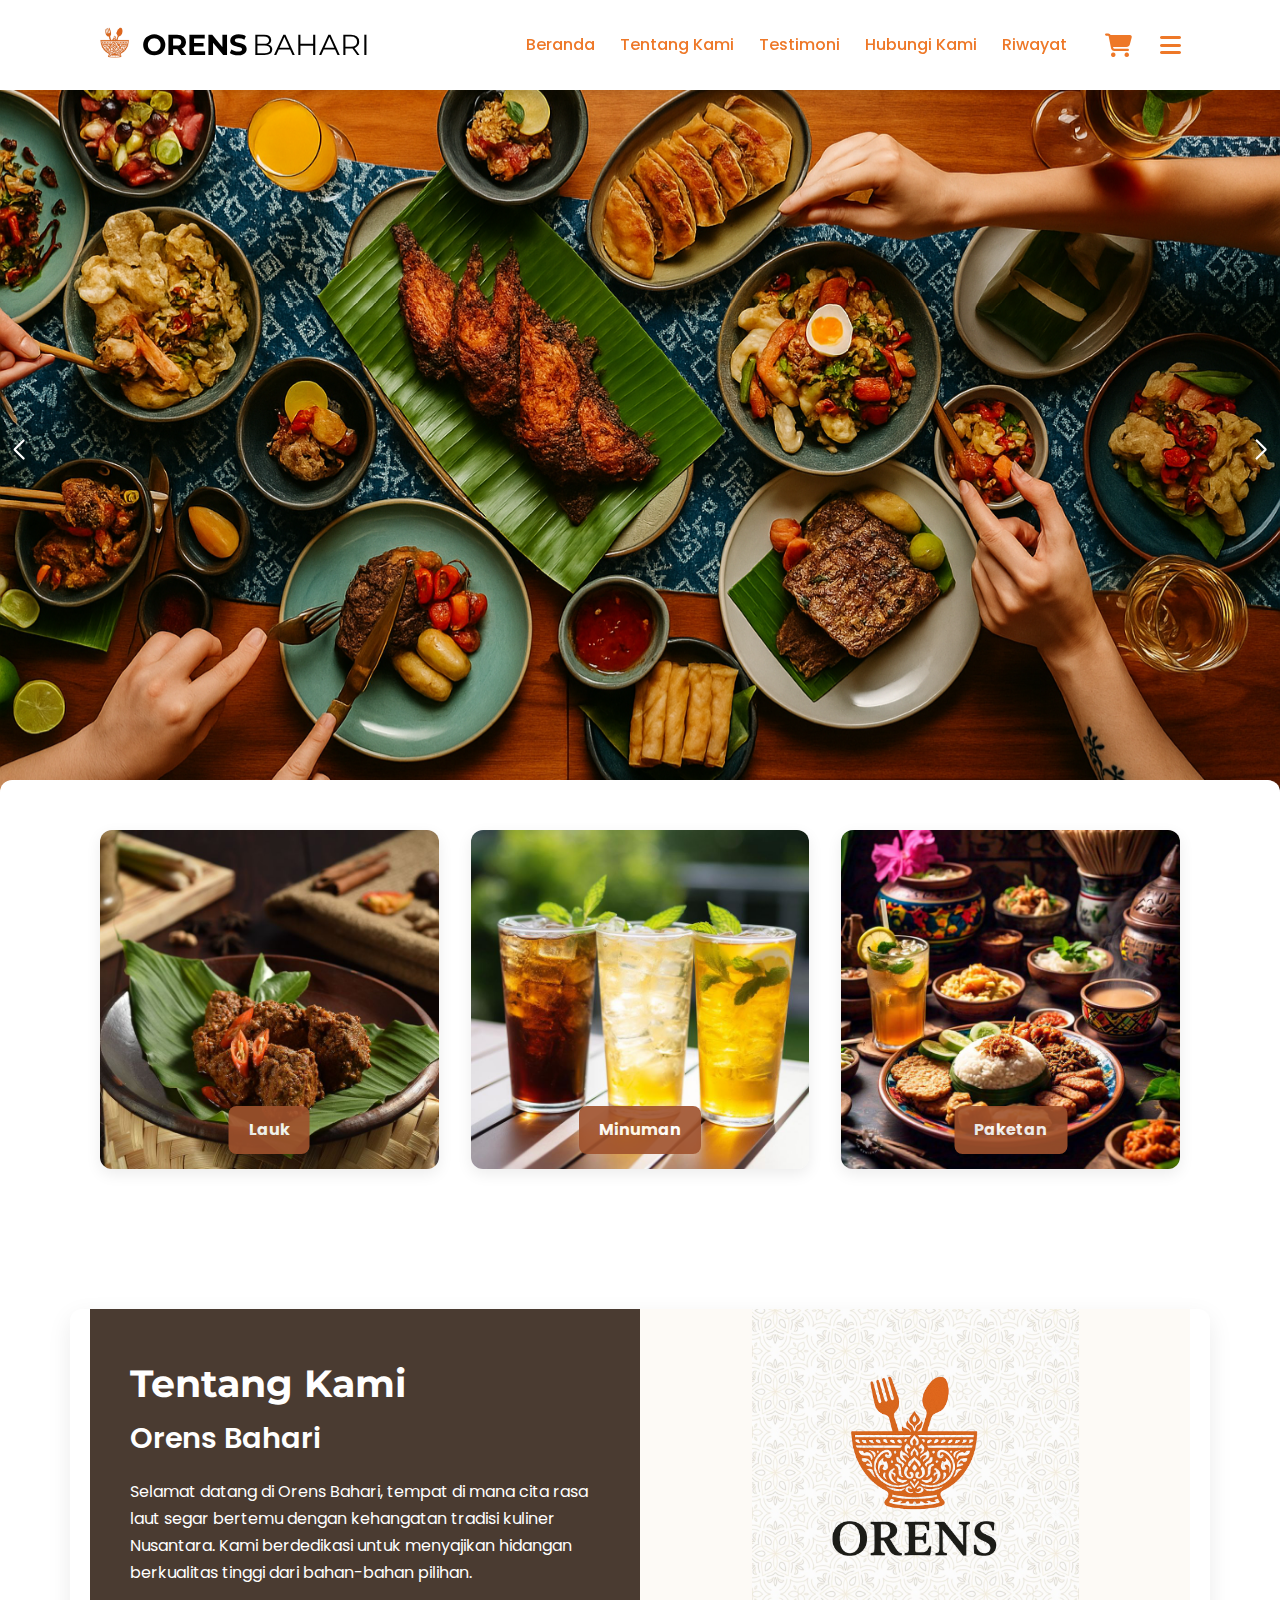
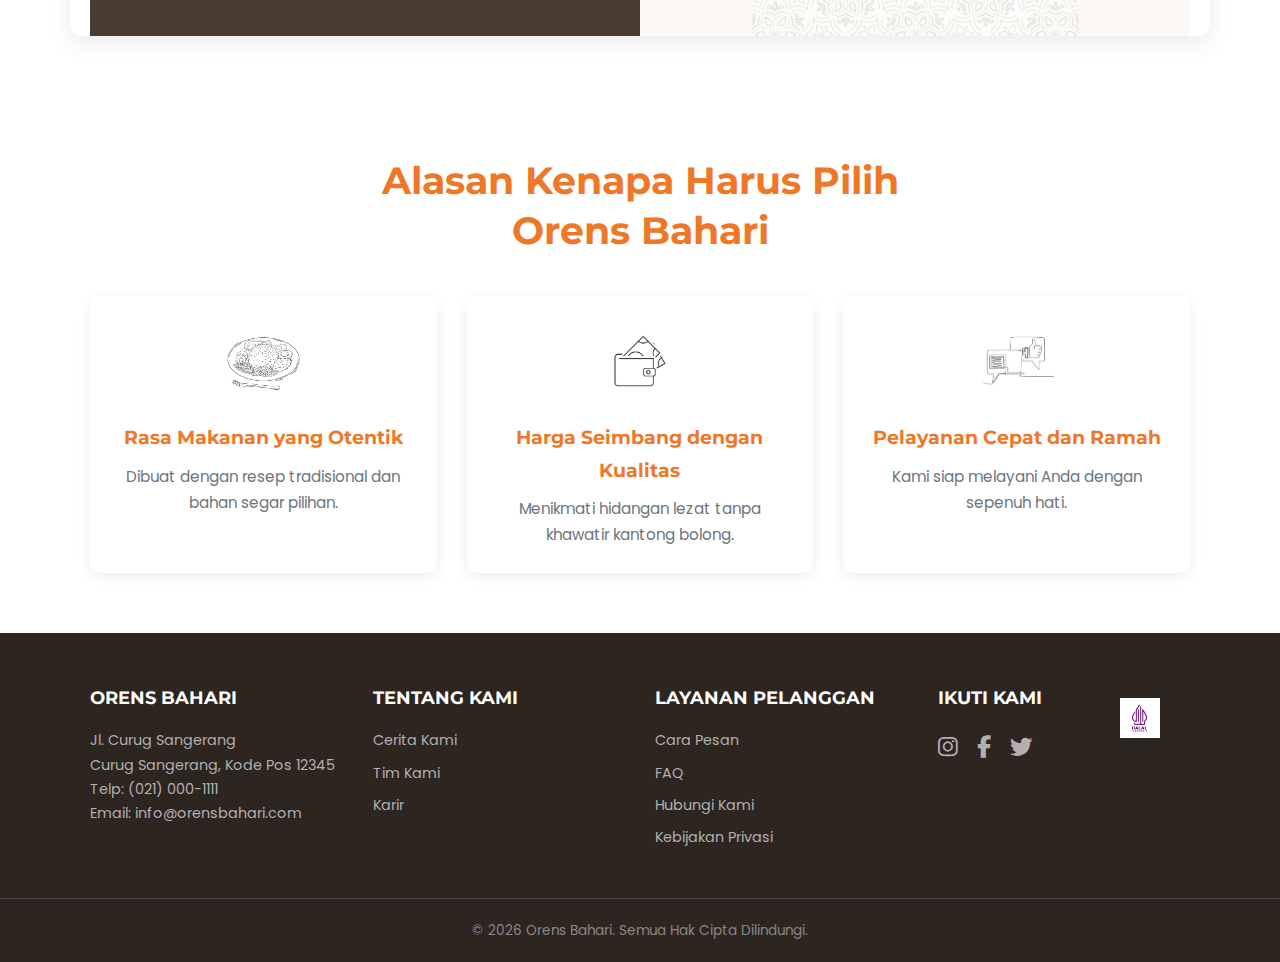
<file: ORENS BAHARI/ORENS/public/index.html>
<!DOCTYPE html>
<html lang="id">
<head>
    <meta charset="UTF-8">
    <meta name="viewport" content="width=device-width, initial-scale=1.0">
    <title>Orens Bahari - Restoran Seafood & Nusantara</title>
    <link rel="stylesheet" href="css/style.css">
    <link rel="stylesheet" href="https://unpkg.com/swiper/swiper-bundle.min.css" />
    <link rel="stylesheet" href="https://cdnjs.cloudflare.com/ajax/libs/font-awesome/6.1.1/css/all.min.css">
    <link href="https://fonts.googleapis.com/css2?family=Poppins:wght@400;500;600;700&family=Montserrat:wght@700&display=swap" rel="stylesheet">
</head>
<body>
    <header class="navbar">
        <div class="container navbar-container">
            <img src="img/logokiriatas3.png" class="logoo">
            <p class="logo">ORENS <span class="logo-subtitle">BAHARI</span></p>
            <nav class="nav-links">
                <ul>
                    <li><a href="#">Beranda</a></li>
                    <li><a href="tentangKami.html">Tentang Kami</a></li>
                    <li><a href="testimoni.html">Testimoni</a></li>
                    <li><a href="hubungiKami.html">Hubungi Kami</a></li>
                    <li><a href="history.html">Riwayat</a></li>
                </ul>
            </nav>
            <div class="cart-wrapper">
                <i class="fas fa-shopping-cart"></i>
            </div>
            <button class="menu-toggle" id="menu-toggle" aria-label="Toggle menu">
                <i class="fas fa-bars"></i>
            </button>
        </div>
    </header>

    <main>
        <section id="hero" class="hero-section">
            <div class="swiper-container hero-slider">
                <div class="swiper-wrapper">
                    <div class="swiper-slide"><img src="img/Swiper1.png" alt="Hidangan Orens Bahari 1"></div>
                    <div class="swiper-slide"><img src="img/Swiper2.png" alt="Hidangan Orens Bahari 2"></div>
                    <div class="swiper-slide"><img src="img/Swiper3.png" alt="Hidangan Orens Bahari 3"></div>
                </div>
                <div class="swiper-button-prev hero-nav"></div>
                <div class="swiper-button-next hero-nav"></div>
                <div class="swiper-pagination hero-pagination"></div>
            </div>
        </section>
        <section id="featured" class="featured-section">
            <div class="container featured-container">
                <div class="featured-card food-card">
                    <img src="img/RendangIstimewa.jpg" alt="Rendang Istimewa">
                    <a href="food.html" class="btn-inside-card">Lauk</a>
                </div>
                <div class="featured-card drinks-card">
                    <img src="img/Drink.jpg" alt="Minuman Segar">
                    <a href="drink.html" class="btn-inside-card">Minuman</a>
                </div>
                <div class="featured-card food-card">
                    <img src="img/Bundle.jpg" alt="Paket Bundle">
                    <a href="bundle.html" class="btn-inside-card">Paketan</a>
                </div>
            </div>
        </section>
        <section id="tentang-kami" class="about-section">
            <div class="container about-container">
                <div class="about-content dark-panel">
                    <h2>Tentang Kami</h2>
                    <h3>Orens Bahari</h3>
                    <p>Selamat datang di Orens Bahari, tempat di mana cita rasa laut segar bertemu dengan kehangatan tradisi kuliner Nusantara. Kami berdedikasi untuk menyajikan hidangan berkualitas tinggi dari bahan-bahan pilihan.</p>
                </div>
                <div class="about-logo light-panel" id="logo-trigger"></div>
            </div>
        </section>
        <section id="why-us" class="why-us-section">
            <div class="container">
                <h2>Alasan Kenapa Harus Pilih<br>Orens Bahari</h2>
                <div class="reasons-grid">
                    <div class="reason-item">
                        <div class="reason-icon-container"><img src="img/RasaOtentik.jpg" alt="Rasa Otentik"></div>
                        <h4>Rasa Makanan yang Otentik</h4>
                        <p>Dibuat dengan resep tradisional dan bahan segar pilihan.</p>
                    </div>
                    <div class="reason-item">
                        <div class="reason-icon-container"><img src="img/HargaTerjangkau.jpg" alt="Harga Terjangkau"></div>
                        <h4>Harga Seimbang dengan Kualitas</h4>
                        <p>Menikmati hidangan lezat tanpa khawatir kantong bolong.</p>
                    </div>
                    <div class="reason-item">
                        <div class="reason-icon-container"><img src="img/Pelayanan.jpg" alt="Pelayanan Cepat dan Ramah"></div>
                        <h4>Pelayanan Cepat dan Ramah</h4>
                        <p>Kami siap melayani Anda dengan sepenuh hati.</p>
                    </div>
                </div>
            </div>
        </section>
    </main>

    <footer class="footer">
        <div class="container footer-main-content">
            <div class="footer-column footer-brand">
                <img src="img/HalalGRemove.jpg" alt="Logo Halal" class="halal-logo"> 
                <h3>ORENS BAHARI</h3>
                <p>Jl. Curug Sangerang<br>Curug Sangerang, Kode Pos 12345</p>
                <p>Telp: (021) 000-1111</p>
                <p>Email: info@orensbahari.com</p>
            </div>
            <div class="footer-column">
                <h4>TENTANG KAMI</h4>
                <ul>
                    <li><a href="#">Cerita Kami</a></li>
                    <li><a href="#">Tim Kami</a></li>
                    <li><a href="#">Karir</a></li>
                </ul>
            </div>
            <div class="footer-column">
                <h4>LAYANAN PELANGGAN</h4>
                <ul>
                    <li><a href="#">Cara Pesan</a></li>
                    <li><a href="#">FAQ</a></li>
                    <li><a href="#kontak">Hubungi Kami</a></li>
                    <li><a href="#">Kebijakan Privasi</a></li>
                </ul>
            </div>
            <div class="footer-column footer-social">
                <h4>IKUTI KAMI</h4>
                <a href="#" aria-label="Instagram"><i class="fab fa-instagram"></i></a>
                <a href="#" aria-label="Facebook"><i class="fab fa-facebook-f"></i></a>
                <a href="#" aria-label="Twitter"><i class="fab fa-twitter"></i></a>
            </div>
        </div>
        <div class="footer-bottom">
            <p>&copy; <span id="current-year"></span> Orens Bahari. Semua Hak Cipta Dilindungi.</p>
        </div>
    </footer>

    <div id="logo-overlay" class="logo-overlay">
        <span class="close-btn">&times;</span>
        <img class="logo-overlay-content" src="img/OrensLogo.png" alt="Logo Orens Bahari Fullscreen">
    </div>

    <script src="https://unpkg.com/swiper/swiper-bundle.min.js"></script>
    <script>
        // ... (JavaScript tidak ada yang berubah) ...
        document.addEventListener('DOMContentLoaded', function () {
            const heroSlider = new Swiper('.hero-slider', {
                loop: true, autoplay: { delay: 4000, disableOnInteraction: false, },
                effect: 'fade', fadeEffect: { crossFade: true },
                pagination: { el: '.hero-pagination', clickable: true, },
                navigation: { nextEl: '.swiper-button-next', prevEl: '.swiper-button-prev', },
            });
            const menuToggle = document.getElementById('menu-toggle');
            const navLinks = document.querySelector('.nav-links');
            if (menuToggle && navLinks) {
                menuToggle.addEventListener('click', () => {
                    navLinks.classList.toggle('active');
                    const icon = menuToggle.querySelector('i');
                    icon.classList.toggle('fa-bars');
                    icon.classList.toggle('fa-times');
                });
            }
            document.querySelectorAll('a[href^="#"]').forEach(anchor => {
                anchor.addEventListener('click', function (e) {
                    const href = this.getAttribute('href');
                    if (href.length > 1 && href.startsWith('#')) {
                        e.preventDefault();
                        const targetElement = document.querySelector(href);
                        if (targetElement) {
                            if (navLinks.classList.contains('active')) {
                                navLinks.classList.remove('active');
                                menuToggle.querySelector('i').classList.remove('fa-times');
                                menuToggle.querySelector('i').classList.add('fa-bars');
                            }
                            targetElement.scrollIntoView({ behavior: 'smooth' });
                        }
                    }
                });
            });
            const currentYearElement = document.getElementById('current-year');
            if (currentYearElement) {
                currentYearElement.textContent = new Date().getFullYear();
            }
            const logoTrigger = document.getElementById('logo-trigger');
            const logoOverlay = document.getElementById('logo-overlay');
            const closeBtn = logoOverlay.querySelector('.close-btn');
            if (logoTrigger && logoOverlay) {
                logoTrigger.addEventListener('click', function() {
                    logoOverlay.style.display = 'flex';
                });
                closeBtn.addEventListener('click', function() {
                    logoOverlay.style.display = 'none';
                });
                logoOverlay.addEventListener('click', function(e) {
                    if (e.target === logoOverlay) {
                        logoOverlay.style.display = 'none';
                    }
                });
            }
        });
    </script>
</body>
</html>
</file>
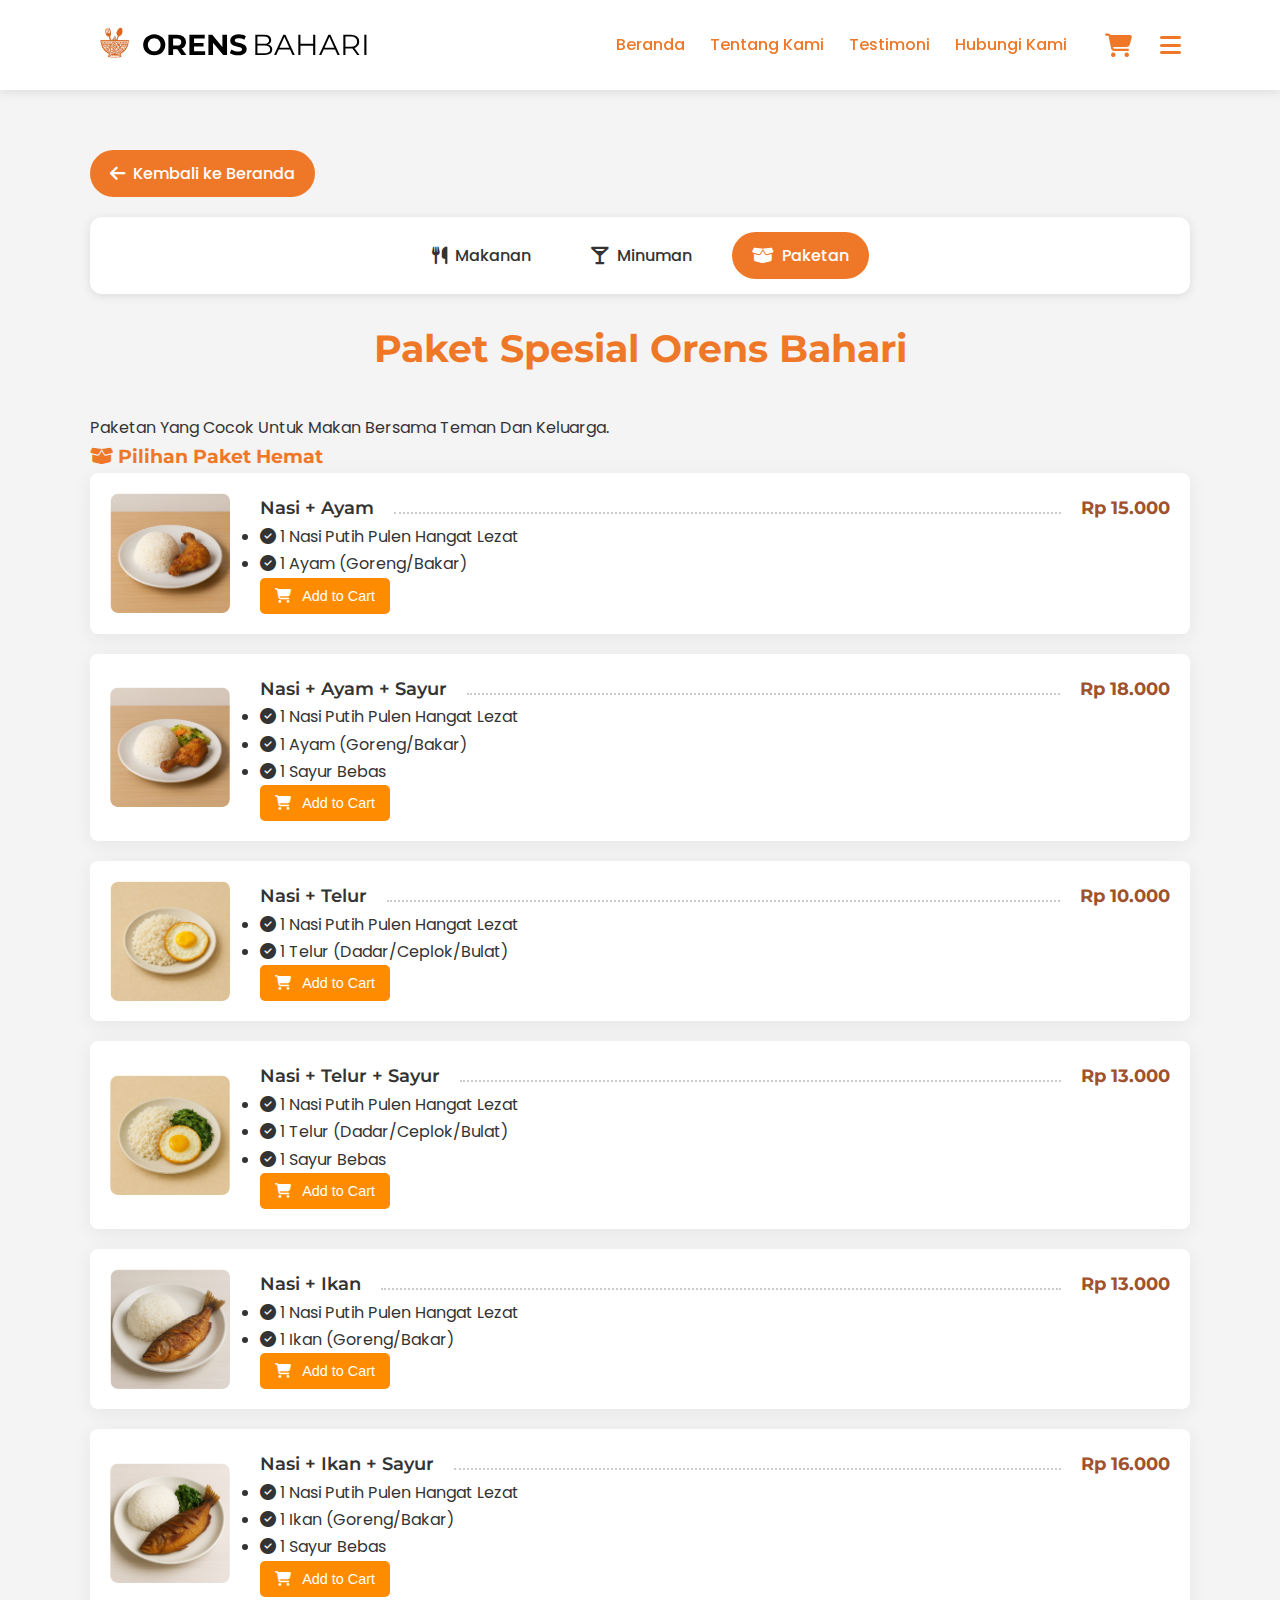
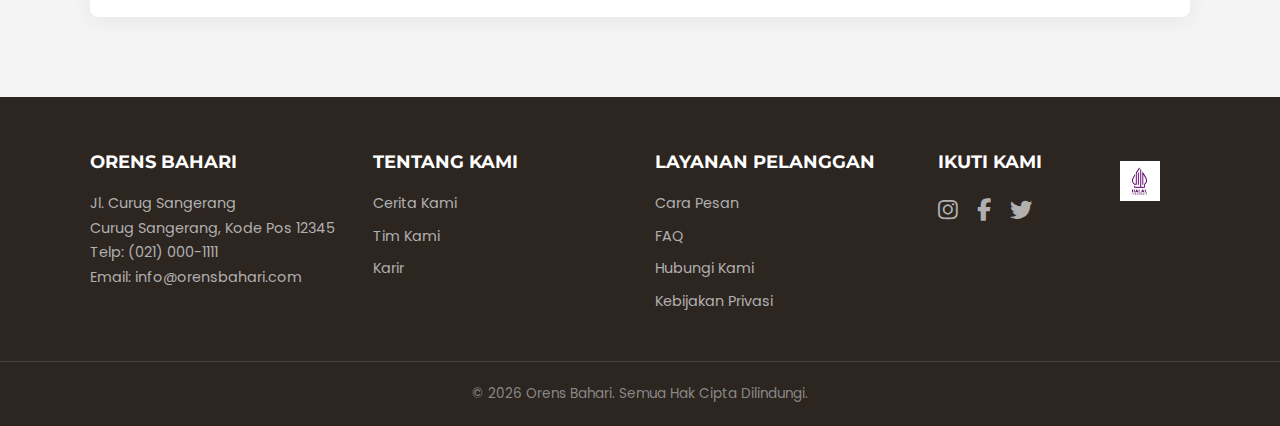
<file: ORENS BAHARI/ORENS/public/bundle.html>
<!DOCTYPE html>
<html lang="id">
<head>
    <meta charset="UTF-8">
    <meta name="viewport" content="width=device-width, initial-scale=1.0">
    <title>Paket Bundle - Orens Bahari</title>
    <link rel="stylesheet" href="css/style.css">
    <link rel="stylesheet" href="https://cdnjs.cloudflare.com/ajax/libs/font-awesome/6.1.1/css/all.min.css">
    <link href="https://fonts.googleapis.com/css2?family=Poppins:wght@400;500;600;700&family=Montserrat:wght@700&display=swap" rel="stylesheet">
</head>
<body>

    <header class="navbar">
        <div class="container navbar-container">
            <img src="img/logokiriatas3.png" class="logoo">
            <p class="logo">ORENS <span class="logo-subtitle">BAHARI</span></p>
            <nav class="nav-links">
                <ul>
                    <li><a href="index.html">Beranda</a></li>
                    <li><a href="tentangKami.html">Tentang Kami</a></li>
                    <li><a href="testimoni.html">Testimoni</a></li>
                    <li><a href="hubungiKami.html">Hubungi Kami</a></li>
                </ul>
            </nav>
            <div class="cart-wrapper" id="cart-icon">
                <i class="fas fa-shopping-cart"></i>
                <span id="cart-counter">0</span>
            </div>
            <button class="menu-toggle" id="menu-toggle" aria-label="Toggle menu">
                <i class="fas fa-bars"></i>
            </button>
        </div>
    </header>

    <main>
        <section id="menu" class="menu-section">
            <div class="container">
                <a href="index.html" class="back-button">
                    <i class="fas fa-arrow-left"></i>
                    Kembali ke Beranda
                </a>
                <div class="menu-navigation">
                    <a href="food.html" class="menu-nav-item">
                        <i class="fas fa-utensils"></i>
                        Makanan
                    </a>
                    <a href="drink.html" class="menu-nav-item">
                        <i class="fas fa-glass-martini-alt"></i>
                        Minuman
                    </a>
                    <a href="bundle.html" class="menu-nav-item active">
                        <i class="fas fa-box-open"></i>
                        Paketan
                    </a>
                </div>
                <h2 class="section-title">Paket Spesial Orens Bahari</h2>
                <p class="section-subtitle">Paketan Yang Cocok Untuk Makan Bersama Teman Dan Keluarga.</p>
                
                <div class="menu-grid">
                    <div class="menu-category-title">
                        <h3><i class="fas fa-box-open"></i> Pilihan Paket Hemat</h3>
                    </div>
                    <div class="menu-item">
                        <div class="menu-item-image">
                            <img src="img/BUNDLE Nasi + Ayam.png" alt="Paket Berdua Hemat">
                        </div>
                        <div class="menu-item-details">
                            <div class="menu-item-header">
                                <h4 class="menu-item-name">Nasi + Ayam</h4>
                                <div class="menu-item-line"></div>
                                <span class="menu-item-price">Rp 15.000</span>
                            </div>
                            <div class="bundle-contents">
                                <ul>
                                    <li><i class="fas fa-check-circle"></i> 1 Nasi Putih Pulen Hangat Lezat</li>
                                    <li><i class="fas fa-check-circle"></i> 1 Ayam (Goreng/Bakar)</li>
                                </ul>
                            </div>
                            <button class="add-to-cart-btn"><i class="fas fa-shopping-cart"></i> Add to Cart</button>
                        </div>
                    </div>
                    <div class="menu-item">
                        <div class="menu-item-image">
                            <img src="img/BUNDLE Nasi + Ayam + Sayur.png" alt="Paket Keluarga Ceria">
                        </div>
                        <div class="menu-item-details">
                            <div class="menu-item-header">
                                <h4 class="menu-item-name">Nasi + Ayam + Sayur</h4>
                                <div class="menu-item-line"></div>
                                <span class="menu-item-price">Rp 18.000</span>
                            </div>
                            <div class="bundle-contents">
                                <ul>
                                    <li><i class="fas fa-check-circle"></i> 1 Nasi Putih Pulen Hangat Lezat</li>
                                    <li><i class="fas fa-check-circle"></i> 1 Ayam (Goreng/Bakar)</li>
                                    <li><i class="fas fa-check-circle"></i> 1 Sayur Bebas</li>
                                </ul>
                            </div>
                            <button class="add-to-cart-btn"><i class="fas fa-shopping-cart"></i> Add to Cart</button>
                        </div>
                    </div>
                    <div class="menu-item">
                        <div class="menu-item-image">
                            <img src="img/BUNDLE Nasi + Telur.png" alt="Paket Rame-Rame">
                        </div>
                        <div class="menu-item-details">
                            <div class="menu-item-header">
                                <h4 class="menu-item-name">Nasi + Telur</h4>
                                <div class="menu-item-line"></div>
                                <span class="menu-item-price">Rp 10.000</span>
                            </div>
                            <div class="bundle-contents">
                                <ul>
                                    <li><i class="fas fa-check-circle"></i> 1 Nasi Putih Pulen Hangat Lezat</li>
                                    <li><i class="fas fa-check-circle"></i> 1 Telur (Dadar/Ceplok/Bulat)</li>
                                </ul>
                            </div>
                            <button class="add-to-cart-btn"><i class="fas fa-shopping-cart"></i> Add to Cart</button>
                        </div>
                    </div>
                    <div class="menu-item">
                        <div class="menu-item-image">
                            <img src="img/BUNDLE Nasi + Telur + Sayur.png" alt="Paket Keluarga Ceria">
                        </div>
                        <div class="menu-item-details">
                            <div class="menu-item-header">
                                <h4 class="menu-item-name">Nasi + Telur + Sayur</h4>
                                <div class="menu-item-line"></div>
                                <span class="menu-item-price">Rp 13.000</span>
                            </div>
                            <div class="bundle-contents">
                                <ul>
                                    <li><i class="fas fa-check-circle"></i> 1 Nasi Putih Pulen Hangat Lezat</li>
                                    <li><i class="fas fa-check-circle"></i> 1 Telur (Dadar/Ceplok/Bulat)</li>
                                    <li><i class="fas fa-check-circle"></i> 1 Sayur Bebas</li>
                                </ul>
                            </div>
                            <button class="add-to-cart-btn"><i class="fas fa-shopping-cart"></i> Add to Cart</button>
                        </div>
                    </div>
                    <div class="menu-item">
                        <div class="menu-item-image">
                            <img src="img/BUNDLE Nasi + Ikan.png" alt="Paket Keluarga Ceria">
                        </div>
                        <div class="menu-item-details">
                            <div class="menu-item-header">
                                <h4 class="menu-item-name">Nasi + Ikan</h4>
                                <div class="menu-item-line"></div>
                                <span class="menu-item-price">Rp 13.000</span>
                            </div>
                            <div class="bundle-contents">
                                <ul>
                                    <li><i class="fas fa-check-circle"></i> 1 Nasi Putih Pulen Hangat Lezat</li>
                                    <li><i class="fas fa-check-circle"></i> 1 Ikan (Goreng/Bakar)</li>
                                </ul>
                            </div>
                            <button class="add-to-cart-btn"><i class="fas fa-shopping-cart"></i> Add to Cart</button>
                        </div>
                    </div>
                    <div class="menu-item">
                        <div class="menu-item-image">
                            <img src="img/BUNDLE Nasi + Ikan + Sayur.png" alt="Paket Keluarga Ceria">
                        </div>
                        <div class="menu-item-details">
                            <div class="menu-item-header">
                                <h4 class="menu-item-name">Nasi + Ikan + Sayur</h4>
                                <div class="menu-item-line"></div>
                                <span class="menu-item-price">Rp 16.000</span>
                            </div>
                            <div class="bundle-contents">
                                <ul>
                                    <li><i class="fas fa-check-circle"></i> 1 Nasi Putih Pulen Hangat Lezat</li>
                                    <li><i class="fas fa-check-circle"></i> 1 Ikan (Goreng/Bakar)</li>
                                    <li><i class="fas fa-check-circle"></i> 1 Sayur Bebas</li>
                                </ul>
                            </div>
                            <button class="add-to-cart-btn"><i class="fas fa-shopping-cart"></i> Add to Cart</button>
                        </div>
                    </div>
                </div>
            </div>
        </section>
    </main>
    
    <div id="cart-modal" class="cart-modal">
        <div class="cart-modal-content">
            <div class="cart-modal-header">
                <h2 id="cart-title">Keranjang Belanja Anda</h2>
                <button id="close-cart-modal" class="close-btn">&times;</button>
            </div>
            <div id="cart-dynamic-content">
                <div id="cart-view">
                    <div id="cart-items" class="cart-items"></div>
                    <div class="cart-modal-footer">
                        <div class="cart-total">
                            <strong>Total:</strong>
                            <span id="cart-total-price">Rp 0</span>
                        </div>
                        <div class="payment-options-modal">
                            <h4>Pilih Metode Pembayaran:</h4>
                            <label class="payment-option-label">
                                <input type="radio" name="payment-method-modal" value="qris" checked>
                                <div class="payment-option">
                                    <img src="img/qrislogo.png" alt="QRIS Logo">
                                    <span>QRIS</span>
                                    <i class="fas fa-check-circle selected-icon"></i>
                                </div>
                            </label>
                            <label class="payment-option-label">
                                <input type="radio" name="payment-method-modal" value="cash">
                                <div class="payment-option">
                                    <i class="fas fa-money-bill-wave payment-icon"></i>
                                    <span>Bayar di Kasir</span>
                                    <i class="fas fa-check-circle selected-icon"></i>
                                </div>
                            </label>
                        </div>
                        <button id="confirm-payment-btn-modal" class="checkout-btn">Konfirmasi Pesanan</button>
                    </div>
                </div>
                <div id="success-view-modal" class="success-view-modal" style="display: none;">
                    <i class="fas fa-check-circle"></i>
                    <h2 id="success-title-modal"></h2>
                    <p id="success-message-modal"></p>
                    <div id="order-number-container" class="order-number-display" style="display: none;">
                        Nomor Antrian Anda:
                        <span id="order-number-modal"></span>
                    </div>
                    <button id="back-to-menu-btn" class="btn-link-menu">Pesan Lagi</button>
                </div>
            </div>
        </div>
    </div>

    <footer class="footer">
        <div class="container footer-main-content">
            <div class="footer-column footer-brand">
                <img src="img/HalalGRemove.jpg" alt="Logo Halal" class="halal-logo"> 
                <h3>ORENS BAHARI</h3>
                <p>Jl. Curug Sangerang<br>Curug Sangerang, Kode Pos 12345</p>
                <p>Telp: (021) 000-1111</p>
                <p>Email: info@orensbahari.com</p>
            </div>
            <div class="footer-column">
                <h4>TENTANG KAMI</h4>
                <ul>
                    <li><a href="#">Cerita Kami</a></li>
                    <li><a href="#">Tim Kami</a></li>
                    <li><a href="#">Karir</a></li>
                </ul>
            </div>
            <div class="footer-column">
                <h4>LAYANAN PELANGGAN</h4>
                <ul>
                    <li><a href="#">Cara Pesan</a></li>
                    <li><a href="#">FAQ</a></li>
                    <li><a href="#kontak">Hubungi Kami</a></li>
                    <li><a href="#">Kebijakan Privasi</a></li>
                </ul>
            </div>
            <div class="footer-column footer-social">
                <h4>IKUTI KAMI</h4>
                <a href="#" aria-label="Instagram"><i class="fab fa-instagram"></i></a>
                <a href="#" aria-label="Facebook"><i class="fab fa-facebook-f"></i></a>
                <a href="#" aria-label="Twitter"><i class="fab fa-twitter"></i></a>
            </div>
        </div>
        <div class="footer-bottom">
            <p>&copy; <span id="current-year"></span> Orens Bahari. Semua Hak Cipta Dilindungi.</p>
        </div>
    </footer>

     <script>
    // GANTI SELURUH ISI SCRIPT KAMU DENGAN KODE YANG SUDAH DIPERBAIKI INI
    document.addEventListener('DOMContentLoaded', function () {
    // ===== [BAGIAN 1: DEKLARASI ELEMEN & DATA] =====
    const menuToggle = document.getElementById('menu-toggle');
    const navLinks = document.querySelector('.nav-links');
    const currentYearElement = document.getElementById('current-year');
    const addToCartButtons = document.querySelectorAll('.add-to-cart-btn');
    const cartIcon = document.getElementById('cart-icon');
    const cartCounter = document.getElementById('cart-counter');
    const cartModal = document.getElementById('cart-modal');
    const closeCartModalBtn = document.getElementById('close-cart-modal');
    const cartItemsContainer = document.getElementById('cart-items');
    const cartTotalPriceEl = document.getElementById('cart-total-price');
    const cartTitle = document.getElementById('cart-title');
    const cartView = document.getElementById('cart-view');
    const successViewModal = document.getElementById('success-view-modal');
    const confirmPaymentBtn = document.getElementById('confirm-payment-btn-modal');
    const paymentOptionsContainer = document.querySelector('.payment-options-modal');
    const orderNumberContainer = document.getElementById('order-number-container');
    const orderNumberModalEl = document.getElementById('order-number-modal');
    let cart = JSON.parse(localStorage.getItem('shoppingCart')) || [];

    // ===== [BAGIAN 2: FUNGSI-FUNGSI UTAMA] =====
    const formatRupiah = (number) => new Intl.NumberFormat('id-ID', { style: 'currency', currency: 'IDR', minimumFractionDigits: 0 }).format(number);

    function generateOrderNumber() {
        let lastOrderNumber = parseInt(localStorage.getItem('lastOrderNumber')) || 0;
        const newOrderNumber = lastOrderNumber + 1;
        localStorage.setItem('lastOrderNumber', newOrderNumber);
        return newOrderNumber;
    }

    // [DIUBAH] - FUNGSI INI SEKARANG LEBIH RAPI
    function updateCartUI() {
        // 1. Render item di keranjang
        renderCartItems(); 

        // 2. Hitung total kuantitas dan harga
        const totalQuantity = cart.reduce((sum, item) => sum + item.quantity, 0);
        const totalPrice = cart.reduce((sum, item) => sum + (item.price * item.quantity), 0);

        // 3. Update counter di ikon keranjang
        if (totalQuantity > 0) {
            cartCounter.innerText = totalQuantity;
            cartCounter.style.display = 'block';
        } else {
            cartCounter.style.display = 'none';
        }

        // 4. Update total harga di footer modal (INI BAGIAN PENTING YANG DIPINDAH)
        cartTotalPriceEl.innerText = formatRupiah(totalPrice);
        
        // 5. Simpan ke localStorage
        localStorage.setItem('shoppingCart', JSON.stringify(cart));
    }

    // [DIUBAH] - FUNGSI INI SEKARANG HANYA FOKUS MENAMPILKAN ITEM
    function renderCartItems() {
        cartItemsContainer.innerHTML = ''; // Selalu kosongkan dulu
        if (cart.length === 0) {
            cartItemsContainer.innerHTML = '<p>Keranjang Anda masih kosong.</p>';
            if(confirmPaymentBtn) confirmPaymentBtn.style.display = 'none';
            if(paymentOptionsContainer) paymentOptionsContainer.style.display = 'none';
        } else {
            if(confirmPaymentBtn) confirmPaymentBtn.style.display = 'block';
            if(paymentOptionsContainer) paymentOptionsContainer.style.display = 'block';
            
            cart.forEach(item => {
                const cartItemEl = document.createElement('div');
                cartItemEl.classList.add('cart-item-modal');
                cartItemEl.innerHTML = `
                    <img src="${item.image}" alt="${item.name}">
                    <div class="cart-item-modal-details">
                        <h4>${item.name}</h4>
                        <p>${item.quantity} x ${formatRupiah(item.price)}</p>
                    </div>
                    <button class="remove-item-btn" data-name="${item.name}">&times;</button>
                `;
                cartItemsContainer.appendChild(cartItemEl);
            });
            // Logika untuk update total harga DIHAPUS dari sini
        }
    }

    function addToCart(e) {
        const menuItem = e.target.closest('.menu-item');
        const name = menuItem.querySelector('.menu-item-name').innerText;
        const priceText = menuItem.querySelector('.menu-item-price').innerText;
        const image = menuItem.querySelector('.menu-item-image img').src;
        const price = parseInt(priceText.replace(/[^0-9]/g, ''));
        const existingItem = cart.find(item => item.name === name);

        if (existingItem) {
            existingItem.quantity++;
        } else {
            cart.push({ name, price, image, quantity: 1 });
        }
        updateCartUI();
        alert(`${name} telah ditambahkan ke keranjang!`);
    }

    function handleCartItemActions(e) {
        if (e.target.classList.contains('remove-item-btn')) {
            const itemName = e.target.dataset.name;
            cart = cart.filter(item => item.name !== itemName);
            updateCartUI();
        }
    }

    // GANTI FUNGSI LAMA DENGAN VERSI BARU INI
function showSuccessScreenInModal(isCash, orderNumber) {
    const title = successViewModal.querySelector('h2');
    const message = successViewModal.querySelector('p');
    
    // [MODIFIKASI UTAMA DIMULAI DI SINI]
    // 1. Simpan pesanan ke dalam riwayat SEBELUM keranjang dikosongkan
    if (cart.length > 0) {
        // Ambil riwayat yang sudah ada, atau buat array baru jika belum ada
        const orderHistory = JSON.parse(localStorage.getItem('orderHistory')) || [];
        
        // Buat objek pesanan baru
        const newOrder = {
            id: orderNumber,
            date: new Date().toISOString(), // Simpan tanggal dalam format standar
            items: cart,
            total: cart.reduce((sum, item) => sum + (item.price * item.quantity), 0),
            paymentMethod: isCash ? 'Bayar di Kasir' : 'QRIS'
        };

        // Tambahkan pesanan baru ke awal array riwayat
        orderHistory.unshift(newOrder);

        // Simpan kembali array riwayat yang sudah diperbarui ke localStorage
        localStorage.setItem('orderHistory', JSON.stringify(orderHistory));
    }
    // [MODIFIKASI SELESAI]

    if (isCash) {
        title.innerText = "Pesanan Diterima!";
        message.innerText = "Silakan lakukan pembayaran di kasir. Pesanan Anda telah tersimpan di riwayat.";
    } else {
        title.innerText = "Pembayaran Berhasil!";
        message.innerText = "Pesanan Anda sedang diproses dan telah tersimpan di riwayat.";
    }
    
    orderNumberModalEl.innerText = orderNumber;
    orderNumberContainer.style.display = 'block';
    
    cartView.style.display = 'none';
    successViewModal.style.display = 'block';
    cartTitle.innerText = "Status Pesanan";
    
    // Kosongkan keranjang setelah pesanan disimpan
    cart = [];
    updateCartUI();
}

    function handleQrisPayment() {
        const orderNumber = generateOrderNumber();
        localStorage.setItem('pendingOrderNumber', orderNumber);

        const totalPrice = cart.reduce((sum, item) => sum + (item.price * item.quantity), 0);
        localStorage.setItem('qrisPaymentAmount', totalPrice);
        
        window.open('qris-payment.html', '_blank');
        
        alert('Anda akan diarahkan ke tab baru untuk pembayaran QRIS. Setelah membayar, status pesanan akan terkonfirmasi di sini.');
        cartModal.style.display = 'none';
        
        setTimeout(() => {
            const confirmedOrderNumber = localStorage.getItem('pendingOrderNumber');
            showSuccessScreenInModal(false, confirmedOrderNumber);
            cartModal.style.display = 'block';
            localStorage.removeItem('pendingOrderNumber');
        }, 10000);
    }

    // ===== [BAGIAN 3: EVENT LISTENERS] =====
    if (menuToggle) menuToggle.addEventListener('click', () => navLinks.classList.toggle('active'));
    if (currentYearElement) currentYearElement.textContent = new Date().getFullYear();

    addToCartButtons.forEach(button => button.addEventListener('click', addToCart));
    cartItemsContainer.addEventListener('click', handleCartItemActions);

    cartIcon.addEventListener('click', () => {
        cartView.style.display = 'block';
        successViewModal.style.display = 'none';
        if (orderNumberContainer) {
            orderNumberContainer.style.display = 'none';
        }
        cartTitle.innerText = "Keranjang Belanja Anda";
        updateCartUI();
        cartModal.style.display = 'block';
    });
    
    closeCartModalBtn.addEventListener('click', () => cartModal.style.display = 'none');
    
    document.getElementById('back-to-menu-btn').addEventListener('click', () => {
        cartModal.style.display = 'none';
    });
    
    if(confirmPaymentBtn) {
        confirmPaymentBtn.addEventListener('click', () => {
            const selectedPayment = document.querySelector('input[name="payment-method-modal"]:checked');
            if (!selectedPayment) {
                alert('Silakan pilih metode pembayaran terlebih dahulu.');
                return;
            }
            if (cart.length === 0) {
                alert('Keranjang Anda kosong!');
                return;
            }
            if (selectedPayment.value === 'qris') {
                handleQrisPayment();
            } else {
                const orderNumber = generateOrderNumber();
                showSuccessScreenInModal(true, orderNumber);
            }
        });
    }

    updateCartUI();
});
</script>
</body>
</html>
</file>
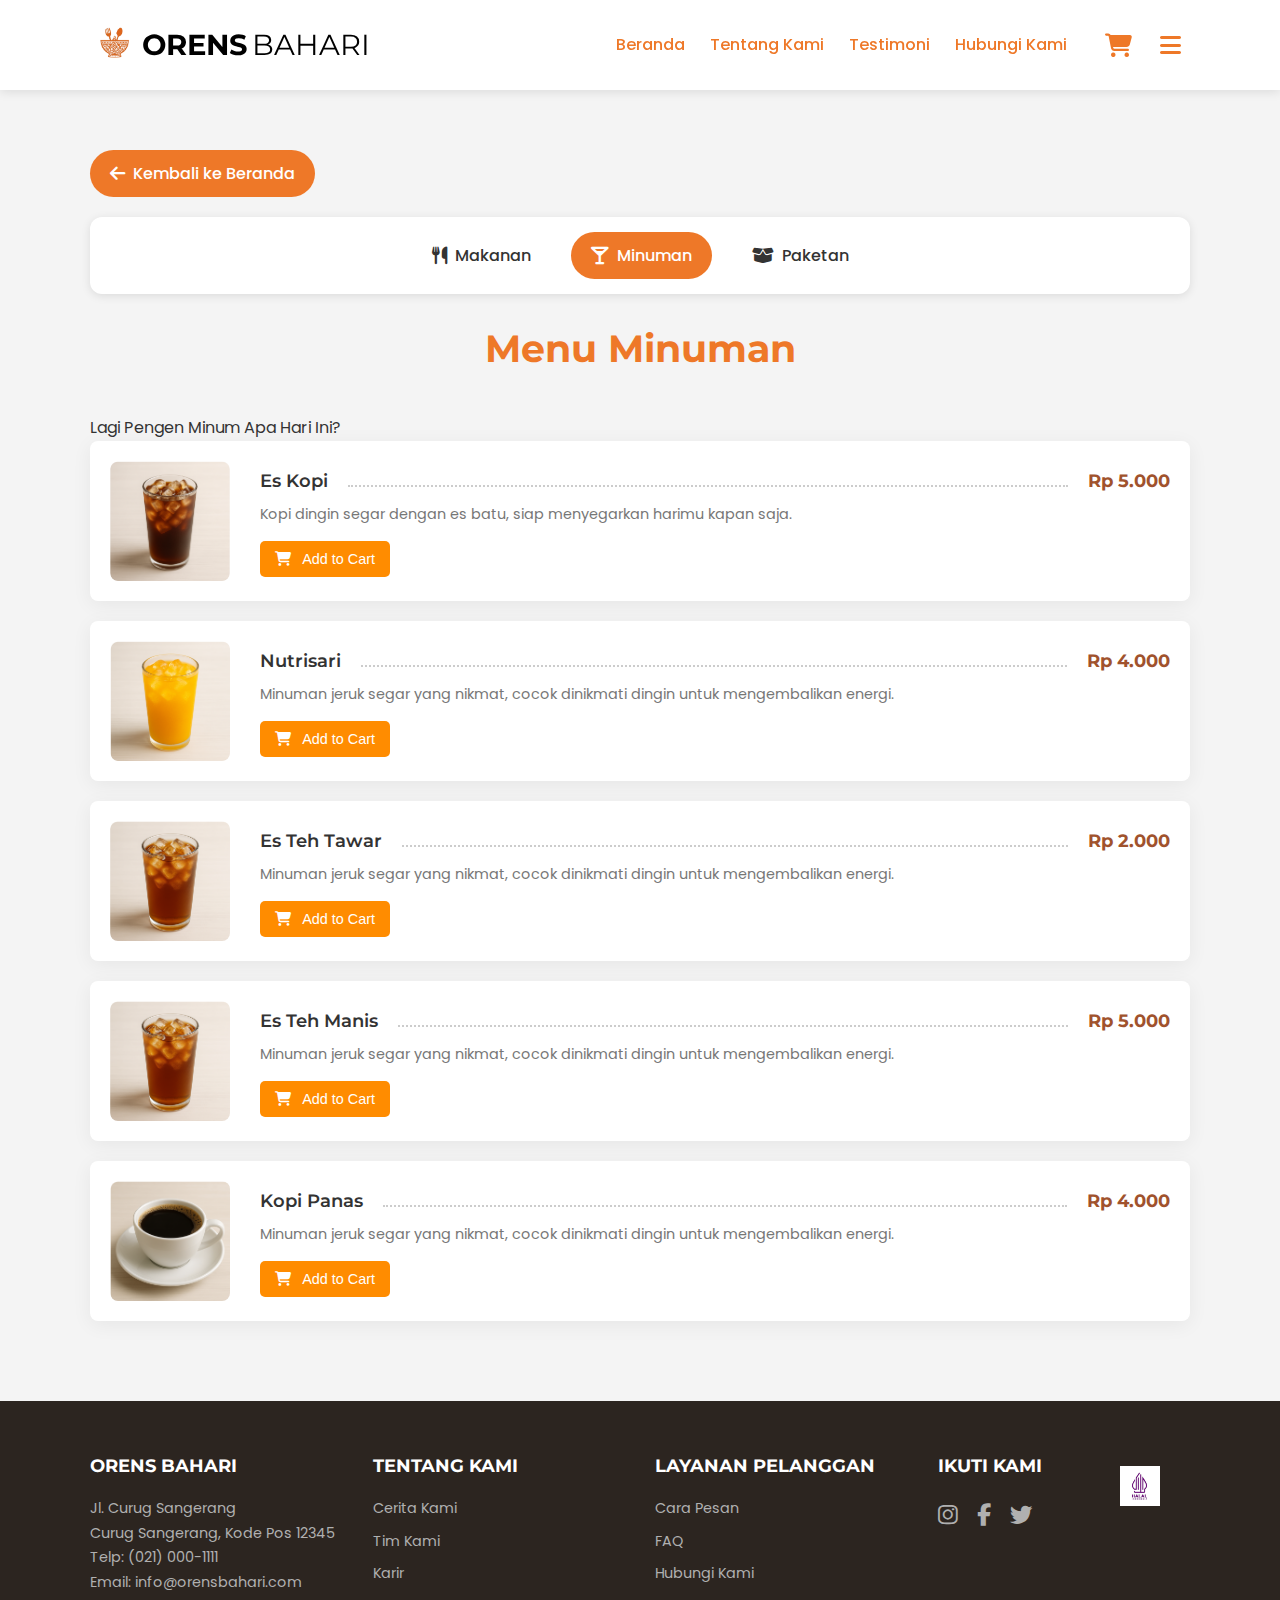
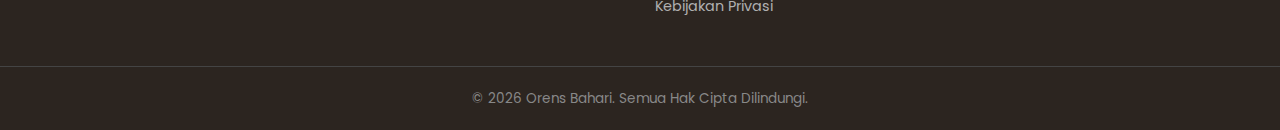
<file: ORENS BAHARI/ORENS/public/drink.html>
<!DOCTYPE html>
<html lang="id">
<head>
    <meta charset="UTF-8">
    <meta name="viewport" content="width=device-width, initial-scale=1.0">
    <title>Menu - Orens Bahari</title>
    <link rel="stylesheet" href="css/style.css">
    <link rel="stylesheet" href="https://cdnjs.cloudflare.com/ajax/libs/font-awesome/6.1.1/css/all.min.css">
    <link href="https://fonts.googleapis.com/css2?family=Poppins:wght@400;500;600;700&family=Montserrat:wght@700&display=swap" rel="stylesheet">
</head>
<body>

    <header class="navbar">
        <div class="container navbar-container">
            <img src="img/logokiriatas3.png" class="logoo">
            <p class="logo">ORENS <span class="logo-subtitle">BAHARI</span></p>
            <nav class="nav-links">
                <ul>
                    <li><a href="index.html">Beranda</a></li>
                    <li><a href="tentangKami.html">Tentang Kami</a></li>
                    <li><a href="testimoni.html">Testimoni</a></li>
                    <li><a href="hubungiKami.html">Hubungi Kami</a></li>
                </ul>
            </nav>
            <div class="cart-wrapper" id="cart-icon">
                <i class="fas fa-shopping-cart"></i>
                <span id="cart-counter">0</span>
            </div>
            <button class="menu-toggle" id="menu-toggle" aria-label="Toggle menu">
                <i class="fas fa-bars"></i>
            </button>
        </div>
    </header>

    <main>
        <section id="menu" class="menu-section">
            <div class="container">
                <a href="index.html" class="back-button">
                    <i class="fas fa-arrow-left"></i>
                    Kembali ke Beranda
                </a>
                <div class="menu-navigation">
                    <a href="food.html" class="menu-nav-item">
                        <i class="fas fa-utensils"></i>
                        Makanan
                    </a>
                    <a href="drink.html" class="menu-nav-item active">
                        <i class="fas fa-glass-martini-alt"></i>
                        Minuman
                    </a>
                    <a href="bundle.html" class="menu-nav-item">
                        <i class="fas fa-box-open"></i>
                        Paketan
                    </a>
                </div>
                <h2 class="section-title">Menu Minuman</h2>
                <p class="section-subtitle">Lagi Pengen Minum Apa Hari Ini?</p>
                
                <div class="menu-item">
                    <div class="menu-item-image">
                        <img src="img/DRINK Ice Coffee.png" alt="Es Jeruk Orens">
                    </div>
                    <div class="menu-item-details">
                        <div class="menu-item-header">
                            <h4 class="menu-item-name">Es Kopi</h4>
                            <div class="menu-item-line"></div>
                            <span class="menu-item-price">Rp 5.000</span>
                        </div>
                        <p class="menu-item-description">Kopi dingin segar dengan es batu, siap menyegarkan harimu kapan saja.</p>
                        <button class="add-to-cart-btn"><i class="fas fa-shopping-cart"></i> Add to Cart</button>
                    </div>
                </div>
                <div class="menu-item">
                    <div class="menu-item-image">
                        <img src="img/DRINK Nutrisari.png" alt="Es Kelapa Muda">
                    </div>
                    <div class="menu-item-details">
                        <div class="menu-item-header">
                            <h4 class="menu-item-name">Nutrisari</h4>
                            <div class="menu-item-line"></div>
                            <span class="menu-item-price">Rp 4.000</span>
                        </div>
                        <p class="menu-item-description">Minuman jeruk segar yang nikmat, cocok dinikmati dingin untuk mengembalikan energi.</p>
                        <button class="add-to-cart-btn"><i class="fas fa-shopping-cart"></i> Add to Cart</button>
                    </div>
                </div>
                
                <div class="menu-item">
                    <div class="menu-item-image">
                        <img src="img/es teh remast.png" alt="Es Teh Tawar">
                    </div>
                    <div class="menu-item-details">
                        <div class="menu-item-header">
                            <h4 class="menu-item-name">Es Teh Tawar</h4>
                            <div class="menu-item-line"></div>
                            <span class="menu-item-price">Rp 2.000</span>
                        </div>
                        <p class="menu-item-description">Minuman jeruk segar yang nikmat, cocok dinikmati dingin untuk mengembalikan energi.</p>
                        <button class="add-to-cart-btn"><i class="fas fa-shopping-cart"></i> Add to Cart</button>
                    </div>
                </div>

                <div class="menu-item">
                    <div class="menu-item-image">
                        <img src="img/es teh remast.png" alt="Es Teh Manis">
                    </div>
                    <div class="menu-item-details">
                        <div class="menu-item-header">
                            <h4 class="menu-item-name">Es Teh Manis</h4>
                            <div class="menu-item-line"></div>
                            <span class="menu-item-price">Rp 5.000</span>
                        </div>
                        <p class="menu-item-description">Minuman jeruk segar yang nikmat, cocok dinikmati dingin untuk mengembalikan energi.</p>
                        <button class="add-to-cart-btn"><i class="fas fa-shopping-cart"></i> Add to Cart</button>
                    </div>
                </div>

                <div class="menu-item">
                    <div class="menu-item-image">
                        <img src="img/kopi panas remast.png" alt="Kopi Panas">
                    </div>
                    <div class="menu-item-details">
                        <div class="menu-item-header">
                            <h4 class="menu-item-name">Kopi Panas</h4>
                            <div class="menu-item-line"></div>
                            <span class="menu-item-price">Rp 4.000</span>
                        </div>
                        <p class="menu-item-description">Minuman jeruk segar yang nikmat, cocok dinikmati dingin untuk mengembalikan energi.</p>
                        <button class="add-to-cart-btn"><i class="fas fa-shopping-cart"></i> Add to Cart</button>
                    </div>
                </div>


            </div>
        </section>
    </main>

    <div id="cart-modal" class="cart-modal">
        <div class="cart-modal-content">
            <div class="cart-modal-header">
                <h2 id="cart-title">Keranjang Belanja Anda</h2>
                <button id="close-cart-modal" class="close-btn">&times;</button>
            </div>
            <div id="cart-dynamic-content">
                <div id="cart-view">
                    <div id="cart-items" class="cart-items"></div>
                    <div class="cart-modal-footer">
                        <div class="cart-total">
                            <strong>Total:</strong>
                            <span id="cart-total-price">Rp 0</span>
                        </div>
                        <div class="payment-options-modal">
                            <h4>Pilih Metode Pembayaran:</h4>
                            <label class="payment-option-label">
                                <input type="radio" name="payment-method-modal" value="qris" checked>
                                <div class="payment-option">
                                    <img src="img/qrislogo.png" alt="QRIS Logo">
                                    <span>QRIS</span>
                                    <i class="fas fa-check-circle selected-icon"></i>
                                </div>
                            </label>
                            <label class="payment-option-label">
                                <input type="radio" name="payment-method-modal" value="cash">
                                <div class="payment-option">
                                    <i class="fas fa-money-bill-wave payment-icon"></i>
                                    <span>Bayar di Kasir</span>
                                    <i class="fas fa-check-circle selected-icon"></i>
                                </div>
                            </label>
                        </div>
                        <button id="confirm-payment-btn-modal" class="checkout-btn">Konfirmasi Pesanan</button>
                    </div>
                </div>
                <div id="success-view-modal" class="success-view-modal" style="display: none;">
                    <i class="fas fa-check-circle"></i>
                    <h2 id="success-title-modal"></h2>
                    <p id="success-message-modal"></p>
                    <div id="order-number-container" class="order-number-display" style="display: none;">
                        Nomor Antrian Anda:
                        <span id="order-number-modal"></span>
                    </div>
                    <button id="back-to-menu-btn" class="btn-link-menu">Pesan Lagi</button>
                </div>
            </div>
        </div>
    </div>

    <footer class="footer">
        <div class="container footer-main-content">
            <div class="footer-column footer-brand">
                <img src="img/HalalGRemove.jpg" alt="Logo Halal" class="halal-logo"> 
                <h3>ORENS BAHARI</h3>
                <p>Jl. Curug Sangerang<br>Curug Sangerang, Kode Pos 12345</p>
                <p>Telp: (021) 000-1111</p>
                <p>Email: info@orensbahari.com</p>
            </div>
            <div class="footer-column">
                <h4>TENTANG KAMI</h4>
                <ul>
                    <li><a href="#">Cerita Kami</a></li>
                    <li><a href="#">Tim Kami</a></li>
                    <li><a href="#">Karir</a></li>
                </ul>
            </div>
            <div class="footer-column">
                <h4>LAYANAN PELANGGAN</h4>
                <ul>
                    <li><a href="#">Cara Pesan</a></li>
                    <li><a href="#">FAQ</a></li>
                    <li><a href="#kontak">Hubungi Kami</a></li>
                    <li><a href="#">Kebijakan Privasi</a></li>
                </ul>
            </div>
            <div class="footer-column footer-social">
                <h4>IKUTI KAMI</h4>
                <a href="#" aria-label="Instagram"><i class="fab fa-instagram"></i></a>
                <a href="#" aria-label="Facebook"><i class="fab fa-facebook-f"></i></a>
                <a href="#" aria-label="Twitter"><i class="fab fa-twitter"></i></a>
            </div>
        </div>
        <div class="footer-bottom">
            <p>&copy; <span id="current-year"></span> Orens Bahari. Semua Hak Cipta Dilindungi.</p>
        </div>
    </footer>

    <script>
    // GANTI SELURUH ISI SCRIPT KAMU DENGAN KODE YANG SUDAH DIPERBAIKI INI
    document.addEventListener('DOMContentLoaded', function () {
    // ===== [BAGIAN 1: DEKLARASI ELEMEN & DATA] =====
    const menuToggle = document.getElementById('menu-toggle');
    const navLinks = document.querySelector('.nav-links');
    const currentYearElement = document.getElementById('current-year');
    const addToCartButtons = document.querySelectorAll('.add-to-cart-btn');
    const cartIcon = document.getElementById('cart-icon');
    const cartCounter = document.getElementById('cart-counter');
    const cartModal = document.getElementById('cart-modal');
    const closeCartModalBtn = document.getElementById('close-cart-modal');
    const cartItemsContainer = document.getElementById('cart-items');
    const cartTotalPriceEl = document.getElementById('cart-total-price');
    const cartTitle = document.getElementById('cart-title');
    const cartView = document.getElementById('cart-view');
    const successViewModal = document.getElementById('success-view-modal');
    const confirmPaymentBtn = document.getElementById('confirm-payment-btn-modal');
    const paymentOptionsContainer = document.querySelector('.payment-options-modal');
    const qrisModal = document.getElementById('qris-modal');
    const closeQrisModalBtn = document.getElementById('close-qris-modal');
    const qrisTotalAmountEl = document.getElementById('qris-total-amount');
    const orderNumberContainer = document.getElementById('order-number-container');
    const orderNumberModalEl = document.getElementById('order-number-modal');
    let cart = JSON.parse(localStorage.getItem('shoppingCart')) || [];
    let qrisTimerInterval;

    // ===== [BAGIAN 2: FUNGSI-FUNGSI UTAMA] =====
    const formatRupiah = (number) => new Intl.NumberFormat('id-ID', { style: 'currency', currency: 'IDR', minimumFractionDigits: 0 }).format(number);

    function generateOrderNumber() {
        let lastOrderNumber = parseInt(localStorage.getItem('lastOrderNumber')) || 0;
        const newOrderNumber = lastOrderNumber + 1;
        localStorage.setItem('lastOrderNumber', newOrderNumber);
        return newOrderNumber;
    }

    // [FIXED] - Logika update UI diperbaiki di sini
    function updateCartUI() {
        renderCartItems();
        const totalQuantity = cart.reduce((sum, item) => sum + item.quantity, 0);
        const totalPrice = cart.reduce((sum, item) => sum + (item.price * item.quantity), 0);
        
        if (totalQuantity > 0) {
            cartCounter.innerText = totalQuantity;
            cartCounter.style.display = 'block';
        } else {
            cartCounter.style.display = 'none';
        }
        
        // Memperbarui total harga di modal utama dan modal QRIS
        cartTotalPriceEl.innerText = formatRupiah(totalPrice);
        if (qrisTotalAmountEl) qrisTotalAmountEl.innerText = formatRupiah(totalPrice);
        
        localStorage.setItem('shoppingCart', JSON.stringify(cart));
    }

    // [FIXED] - Fungsi ini sekarang hanya fokus render item
    function renderCartItems() {
        cartItemsContainer.innerHTML = '';
        if (cart.length === 0) {
            cartItemsContainer.innerHTML = '<p>Keranjang Anda masih kosong.</p>';
            if(confirmPaymentBtn) confirmPaymentBtn.style.display = 'none';
            if(paymentOptionsContainer) paymentOptionsContainer.style.display = 'none';
        } else {
            if(confirmPaymentBtn) confirmPaymentBtn.style.display = 'block';
            if(paymentOptionsContainer) paymentOptionsContainer.style.display = 'block';
            cart.forEach(item => {
                const cartItemEl = document.createElement('div');
                cartItemEl.classList.add('cart-item-modal');
                cartItemEl.innerHTML = `
                    <img src="${item.image}" alt="${item.name}">
                    <div class="cart-item-modal-details">
                        <h4>${item.name}</h4>
                        <p>${item.quantity} x ${formatRupiah(item.price)}</p>
                    </div>
                    <button class="remove-item-btn" data-name="${item.name}">&times;</button>
                `;
                cartItemsContainer.appendChild(cartItemEl);
            });
        }
    }

    function addToCart(e) {
        const menuItem = e.target.closest('.menu-item');
        const name = menuItem.querySelector('.menu-item-name').innerText;
        const priceText = menuItem.querySelector('.menu-item-price').innerText;
        const image = menuItem.querySelector('.menu-item-image img').src;
        const price = parseInt(priceText.replace(/[^0-9]/g, ''));
        const existingItem = cart.find(item => item.name === name);
        if (existingItem) {
            existingItem.quantity++;
        } else {
            cart.push({ name, price, image, quantity: 1 });
        }
        updateCartUI();
        alert(`${name} telah ditambahkan ke keranjang!`);
    }

    function handleCartItemActions(e) {
        if (e.target.classList.contains('remove-item-btn')) {
            const itemName = e.target.dataset.name;
            cart = cart.filter(item => item.name !== itemName);
            updateCartUI();
        }
    }

    // GANTI FUNGSI LAMA DENGAN VERSI BARU INI
function showSuccessScreenInModal(isCash, orderNumber) {
    const title = successViewModal.querySelector('h2');
    const message = successViewModal.querySelector('p');
    
    // [MODIFIKASI UTAMA DIMULAI DI SINI]
    // 1. Simpan pesanan ke dalam riwayat SEBELUM keranjang dikosongkan
    if (cart.length > 0) {
        // Ambil riwayat yang sudah ada, atau buat array baru jika belum ada
        const orderHistory = JSON.parse(localStorage.getItem('orderHistory')) || [];
        
        // Buat objek pesanan baru
        const newOrder = {
            id: orderNumber,
            date: new Date().toISOString(), // Simpan tanggal dalam format standar
            items: cart,
            total: cart.reduce((sum, item) => sum + (item.price * item.quantity), 0),
            paymentMethod: isCash ? 'Bayar di Kasir' : 'QRIS'
        };

        // Tambahkan pesanan baru ke awal array riwayat
        orderHistory.unshift(newOrder);

        // Simpan kembali array riwayat yang sudah diperbarui ke localStorage
        localStorage.setItem('orderHistory', JSON.stringify(orderHistory));
    }
    // [MODIFIKASI SELESAI]

    if (isCash) {
        title.innerText = "Pesanan Diterima!";
        message.innerText = "Silakan lakukan pembayaran di kasir. Pesanan Anda telah tersimpan di riwayat.";
    } else {
        title.innerText = "Pembayaran Berhasil!";
        message.innerText = "Pesanan Anda sedang diproses dan telah tersimpan di riwayat.";
    }
    
    orderNumberModalEl.innerText = orderNumber;
    orderNumberContainer.style.display = 'block';
    
    cartView.style.display = 'none';
    successViewModal.style.display = 'block';
    cartTitle.innerText = "Status Pesanan";
    
    // Kosongkan keranjang setelah pesanan disimpan
    cart = [];
    updateCartUI();
}
    
    function handleQrisPayment() {
        const orderNumber = generateOrderNumber();
        localStorage.setItem('pendingOrderNumber', orderNumber);

        const totalPrice = cart.reduce((sum, item) => sum + (item.price * item.quantity), 0);
        localStorage.setItem('qrisPaymentAmount', totalPrice);
        
        window.open('qris-payment.html', '_blank');
        
        alert('Anda akan diarahkan ke tab baru untuk pembayaran QRIS. Setelah membayar, status pesanan akan terkonfirmasi di sini.');

        cartModal.style.display = 'none';
        
        setTimeout(() => {
            const confirmedOrderNumber = localStorage.getItem('pendingOrderNumber');
            showSuccessScreenInModal(false, confirmedOrderNumber);
            cartModal.style.display = 'block';
            localStorage.removeItem('pendingOrderNumber');
        }, 10000);
    }

    // ===== [BAGIAN 3: EVENT LISTENERS] =====
    if (menuToggle) menuToggle.addEventListener('click', () => navLinks.classList.toggle('active'));
    if (currentYearElement) currentYearElement.textContent = new Date().getFullYear();
    addToCartButtons.forEach(button => button.addEventListener('click', addToCart));
    cartItemsContainer.addEventListener('click', handleCartItemActions);
    
    cartIcon.addEventListener('click', () => {
        cartView.style.display = 'block';
        successViewModal.style.display = 'none';
        orderNumberContainer.style.display = 'none';
        cartTitle.innerText = "Keranjang Belanja Anda";
        updateCartUI();
        cartModal.style.display = 'block';
    });
    
    closeCartModalBtn.addEventListener('click', () => cartModal.style.display = 'none');
    
    if(closeQrisModalBtn) {
        closeQrisModalBtn.addEventListener('click', () => {
            clearInterval(qrisTimerInterval);
            qrisModal.style.display = 'none';
        });
    }

    document.getElementById('back-to-menu-btn').addEventListener('click', () => {
        cartModal.style.display = 'none';
    });
    
    if(confirmPaymentBtn) {
        confirmPaymentBtn.addEventListener('click', () => {
            const selectedPayment = document.querySelector('input[name="payment-method-modal"]:checked');
            if (!selectedPayment) {
                alert('Silakan pilih metode pembayaran terlebih dahulu.');
                return;
            }
            if (cart.length === 0) {
                alert('Keranjang Anda kosong!');
                return;
            }

            if (selectedPayment.value === 'qris') {
                handleQrisPayment();
            } else {
                const orderNumber = generateOrderNumber();
                showSuccessScreenInModal(true, orderNumber);
            }
        });
    }
    
    updateCartUI();
    });
    </script>
</body>
</html>
</file>
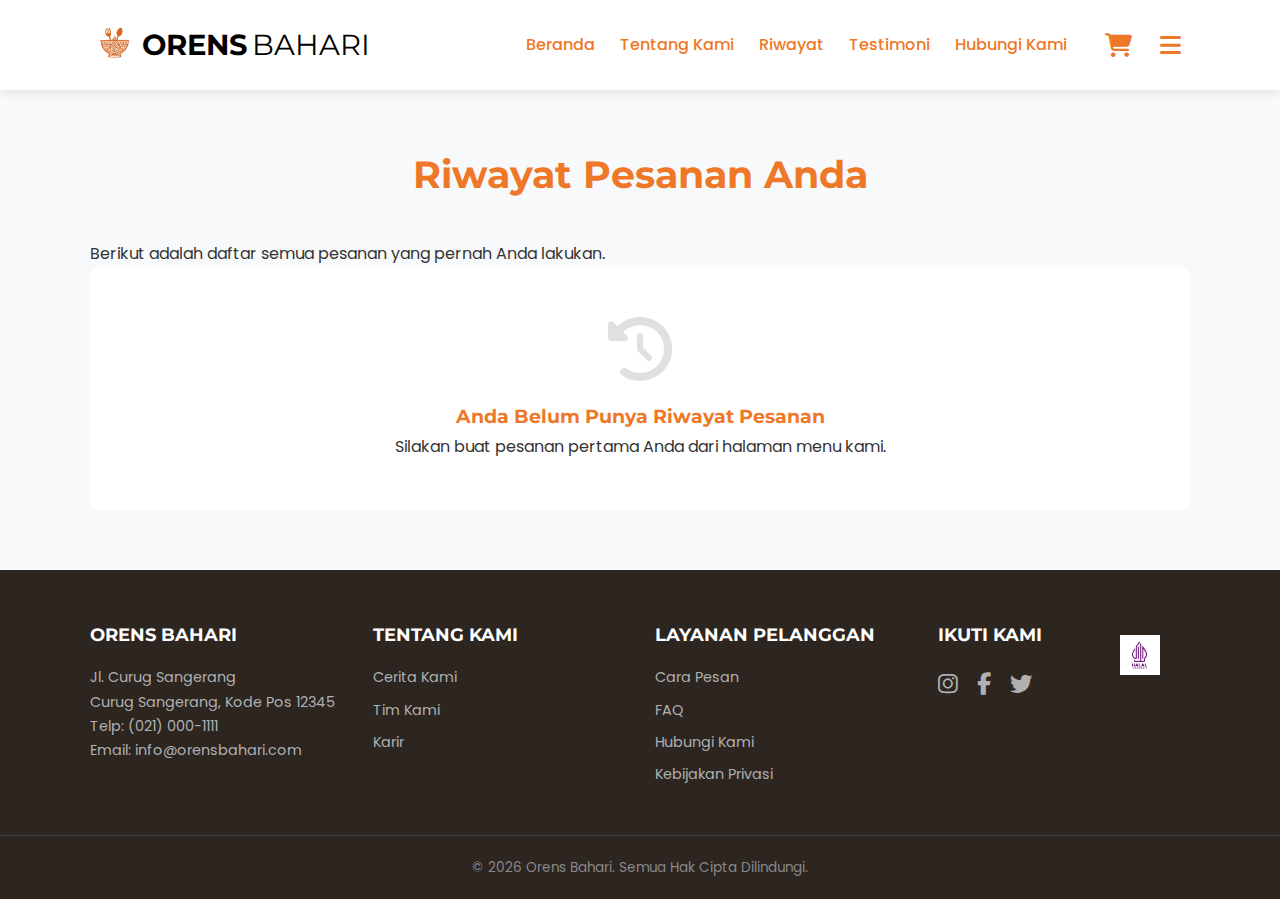
<file: ORENS BAHARI/ORENS/public/history.html>
<!DOCTYPE html>
<html lang="id">
<head>
    <meta charset="UTF-8">
    <meta name="viewport" content="width=device-width, initial-scale=1.0">
    <title>Riwayat Pesanan - Orens Bahari</title>
    <link rel="stylesheet" href="css/style.css">
    <link rel="stylesheet" href="https://cdnjs.cloudflare.com/ajax/libs/font-awesome/6.1.1/css/all.min.css">
    <link href="https://fonts.googleapis.com/css2?family=Poppins:wght@400;500;600;700&family=Montserrat:wght@700&display=swap" rel="stylesheet">
</head>
<body>

    <header class="navbar">
        <div class="container navbar-container">
            <img src="img/logokiriatas3.png" class="logoo">
            <p class="logo">ORENS <span class="logo-subtitle">BAHARI</span></p>
            <nav class="nav-links">
                <ul>
                    <li><a href="index.html">Beranda</a></li>
                    <li><a href="tentangKami.html">Tentang Kami</a></li>
                    <li><a href="history.html">Riwayat</a></li>
                    <li><a href="testimoni.html">Testimoni</a></li>
                    <li><a href="hubungiKami.html">Hubungi Kami</a></li>
                </ul>
            </nav>
            <div class="cart-wrapper" id="cart-icon">
                <i class="fas fa-shopping-cart"></i>
                <span id="cart-counter">0</span>
            </div>
            <button class="menu-toggle" id="menu-toggle" aria-label="Toggle menu">
                <i class="fas fa-bars"></i>
            </button>
        </div>
    </header>

    <main>
        <section class="history-section">
            <div class="container">
                <h2 class="section-title">Riwayat Pesanan Anda</h2>
                <p class="section-subtitle">Berikut adalah daftar semua pesanan yang pernah Anda lakukan.</p>
                <div id="history-container" class="history-container">
                    </div>
            </div>
        </section>
    </main>

    <footer class="footer">
         <div class="container footer-main-content">
            <div class="footer-column footer-brand">
                <img src="img/HalalGRemove.jpg" alt="Logo Halal" class="halal-logo">
                <h3>ORENS BAHARI</h3>
                <p>Jl. Curug Sangerang<br>Curug Sangerang, Kode Pos 12345</p>
                <p>Telp: (021) 000-1111</p>
                <p>Email: info@orensbahari.com</p>
            </div>
            <div class="footer-column">
                <h4>TENTANG KAMI</h4>
                <ul>
                    <li><a href="#">Cerita Kami</a></li>
                    <li><a href="#">Tim Kami</a></li>
                    <li><a href="#">Karir</a></li>
                </ul>
            </div>
            <div class="footer-column">
                <h4>LAYANAN PELANGGAN</h4>
                <ul>
                    <li><a href="#">Cara Pesan</a></li>
                    <li><a href="#">FAQ</a></li>
                    <li><a href="#kontak">Hubungi Kami</a></li>
                    <li><a href="#">Kebijakan Privasi</a></li>
                </ul>
            </div>
            <div class="footer-column footer-social">
                <h4>IKUTI KAMI</h4>
                <a href="#" aria-label="Instagram"><i class="fab fa-instagram"></i></a>
                <a href="#" aria-label="Facebook"><i class="fab fa-facebook-f"></i></a>
                <a href="#" aria-label="Twitter"><i class="fab fa-twitter"></i></a>
            </div>
        </div>
        <div class="footer-bottom">
            <p>&copy; <span id="current-year"></span> Orens Bahari. Semua Hak Cipta Dilindungi.</p>
        </div>
    </footer>

    <script>
    document.addEventListener('DOMContentLoaded', function() {
        const historyContainer = document.getElementById('history-container');
        const orderHistory = JSON.parse(localStorage.getItem('orderHistory')) || [];

        // --- Helper Functions ---
        const formatRupiah = (number) => new Intl.NumberFormat('id-ID', { style: 'currency', currency: 'IDR', minimumFractionDigits: 0 }).format(number);
        
        const formatTanggal = (dateString) => {
            const date = new Date(dateString);
            const options = { weekday: 'long', year: 'numeric', month: 'long', day: 'numeric', hour: '2-digit', minute: '2-digit' };
            return date.toLocaleDateString('id-ID', options);
        };

        // --- Render Logic ---
        if (orderHistory.length === 0) {
            historyContainer.innerHTML = `
                <div class="no-history">
                    <i class="fas fa-history"></i>
                    <h3>Anda Belum Punya Riwayat Pesanan</h3>
                    <p>Silakan buat pesanan pertama Anda dari halaman menu kami.</p>
                </div>
            `;
        } else {
            orderHistory.forEach(order => {
                const card = document.createElement('div');
                card.className = 'history-card';

                // Membuat daftar item
                let itemsHtml = '<ul>';
                order.items.forEach(item => {
                    itemsHtml += `<li><span>${item.quantity}x ${item.name}</span> <span>${formatRupiah(item.price * item.quantity)}</span></li>`;
                });
                itemsHtml += '</ul>';

                // Merakit kartu riwayat
                card.innerHTML = `
                    <div class="history-header">
                        <h3>Pesanan #${order.id}</h3>
                        <span class="order-date">${formatTanggal(order.date)}</span>
                    </div>
                    <div class="history-body">
                        ${itemsHtml}
                    </div>
                    <div class="history-footer">
                        <span>Metode: ${order.paymentMethod}</span> | 
                        <strong>Total: ${formatRupiah(order.total)}</strong>
                    </div>
                `;
                historyContainer.appendChild(card);
            });
        }

        // --- Universal Scripts (Navbar & Footer Year) ---
        const menuToggle = document.getElementById('menu-toggle');
        const navLinks = document.querySelector('.nav-links');
        if (menuToggle) {
            menuToggle.addEventListener('click', () => {
                navLinks.classList.toggle('active');
            });
        }
        const currentYearElement = document.getElementById('current-year');
        if (currentYearElement) {
            currentYearElement.textContent = new Date().getFullYear();
        }

    });
    </script>
</body>
</html>
</file>
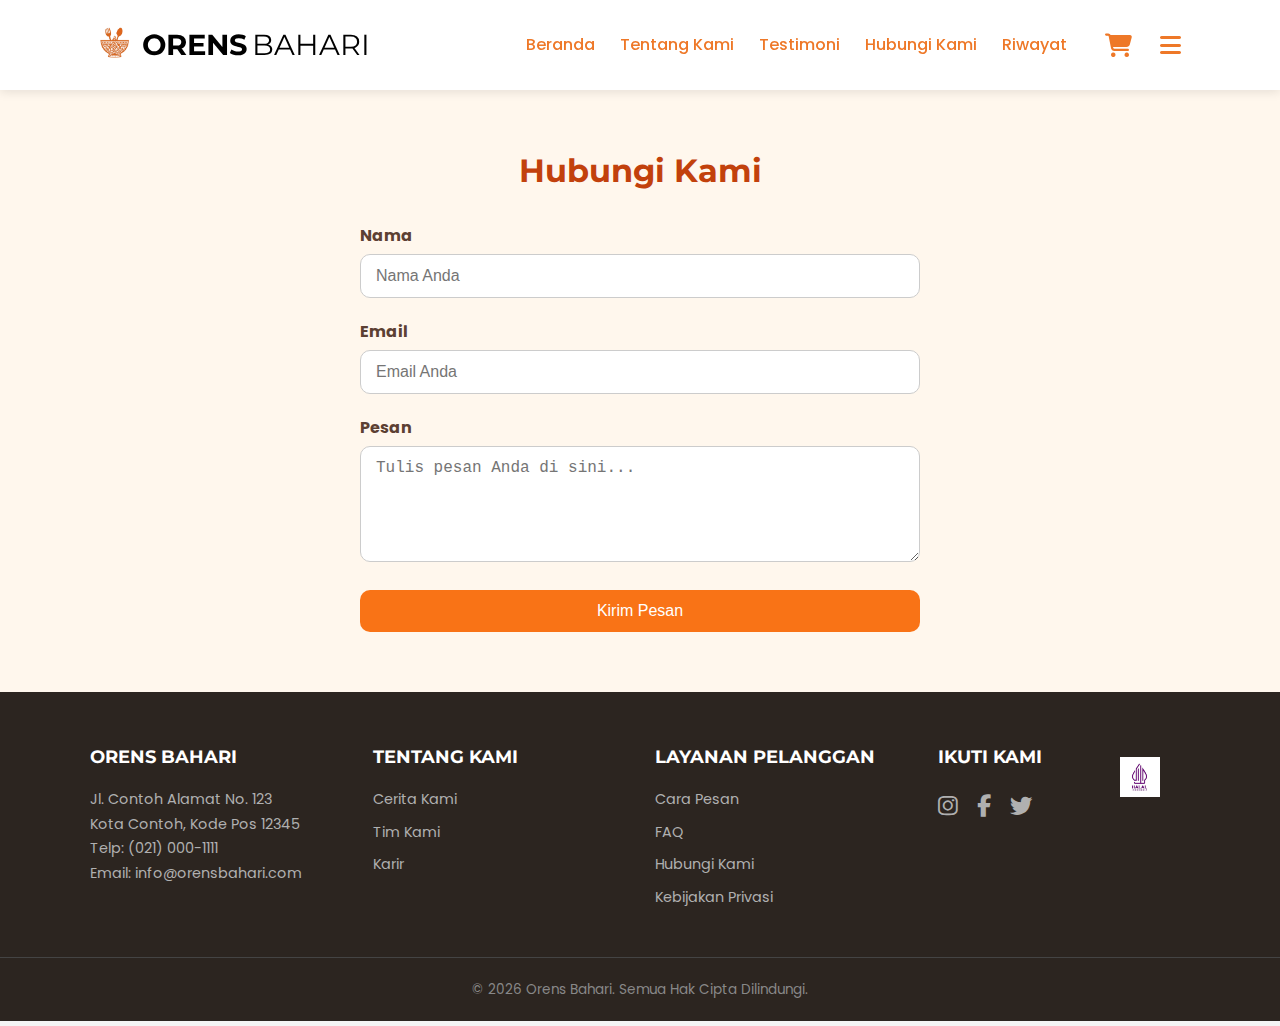
<file: ORENS BAHARI/ORENS/public/hubungiKami.html>
<!DOCTYPE html>
<html lang="en">
<head>
    <meta charset="UTF-8">
    <meta name="viewport" content="width=device-width, initial-scale=1.0">
    <link rel="stylesheet" href="css/style.css">
    <link rel="stylesheet" href="https://cdnjs.cloudflare.com/ajax/libs/font-awesome/6.1.1/css/all.min.css">
    <link href="https://fonts.googleapis.com/css2?family=Poppins:wght@400;500;600;700&family=Montserrat:wght@700&display=swap" rel="stylesheet">
    <title>Hubungi kami</title>
</head>
<body>
     <header class="navbar">
        <div class="container navbar-container">
            <img src="img/logokiriatas3.png" class="logoo">
            <p class="logo">ORENS <span class="logo-subtitle">BAHARI</span></p>
            <nav class="nav-links">
                <ul>
                    <li><a href="index.html">Beranda</a></li>
                    <li><a href="tentangKami.html">Tentang Kami</a></li>
                    <li><a href="testimoni.html">Testimoni</a></li>
                    <li><a href="hubungiKami.html">Hubungi Kami</a></li>
                    <li><a href="history.html">Riwayat</a></li>
                </ul>
            </nav>
            <div class="cart-wrapper">
                <i class="fas fa-shopping-cart"></i>
            </div>
            <button class="menu-toggle" id="menu-toggle" aria-label="Toggle menu">
                <i class="fas fa-bars"></i>
            </button>
        </div>
    </header>
    <section id="kontak" class="contact-section">
    <div class="container contact-container">
        <h2>Hubungi Kami</h2>
        <form class="contact-form">
            <div class="form-group">
                <label for="nama">Nama</label>
                <input type="text" id="nama" name="nama" placeholder="Nama Anda" required>
            </div>
            <div class="form-group">
                <label for="email">Email</label>
                <input type="email" id="email" name="email" placeholder="Email Anda" required>
            </div>
            <div class="form-group">
                <label for="pesan">Pesan</label>
                <textarea id="pesan" name="pesan" rows="5" placeholder="Tulis pesan Anda di sini..." required></textarea>
            </div>
            <button type="submit" class="btn-submit">Kirim Pesan</button>
        </form>
    </div>
</section>
 <footer class="footer">
        <div class="container footer-main-content">
            <div class="footer-column footer-brand">
                <img src="img/HalalGRemove.jpg" alt="Logo Halal" class="halal-logo">
                <h3>ORENS BAHARI</h3>
                <p>Jl. Contoh Alamat No. 123<br>Kota Contoh, Kode Pos 12345</p>
                <p>Telp: (021) 000-1111</p>
                <p>Email: info@orensbahari.com</p>
            </div>
            <div class="footer-column">
                <h4>TENTANG KAMI</h4>
                <ul>
                    <li><a href="#">Cerita Kami</a></li>
                    <li><a href="#">Tim Kami</a></li>
                    <li><a href="#">Karir</a></li>
                </ul>
            </div>
            <div class="footer-column">
                <h4>LAYANAN PELANGGAN</h4>
                <ul>
                    <li><a href="#">Cara Pesan</a></li>
                    <li><a href="#">FAQ</a></li>
                    <li><a href="#kontak">Hubungi Kami</a></li>
                    <li><a href="#">Kebijakan Privasi</a></li>
                </ul>
            </div>
            <div class="footer-column footer-social">
                <h4>IKUTI KAMI</h4>
                <a href="#" aria-label="Instagram"><i class="fab fa-instagram"></i></a>
                <a href="#" aria-label="Facebook"><i class="fab fa-facebook-f"></i></a>
                <a href="#" aria-label="Twitter"><i class="fab fa-twitter"></i></a>
            </div>
        </div>
        <div class="footer-bottom">
            <p>&copy; <span id="current-year"></span> Orens Bahari. Semua Hak Cipta Dilindungi.</p>
        </div>
    </footer>
    <script>
        document.addEventListener('DOMContentLoaded', function() {
            const menuToggle = document.getElementById('menu-toggle');
            const navLinks = document.querySelector('.nav-links');
            
            if (menuToggle && navLinks) {
                menuToggle.addEventListener('click', () => {
                    navLinks.classList.toggle('active');
                    const icon = menuToggle.querySelector('i');
                    icon.classList.toggle('fa-bars');
                    icon.classList.toggle('fa-times');
                });
            }

            // Update copyright year
            const currentYearElement = document.getElementById('current-year');
            if (currentYearElement) {
                currentYearElement.textContent = new Date().getFullYear();
            }

            // Form submission handling
            const contactForm = document.querySelector('.contact-form');
            if (contactForm) {
                contactForm.addEventListener('submit', function(e) {
                    e.preventDefault();
                    // Add your form submission logic here
                    alert('Terima kasih! Pesan Anda telah terkirim.');
                    contactForm.reset();
                });
            }
        });
    </script>
</body>
</html>
</file>
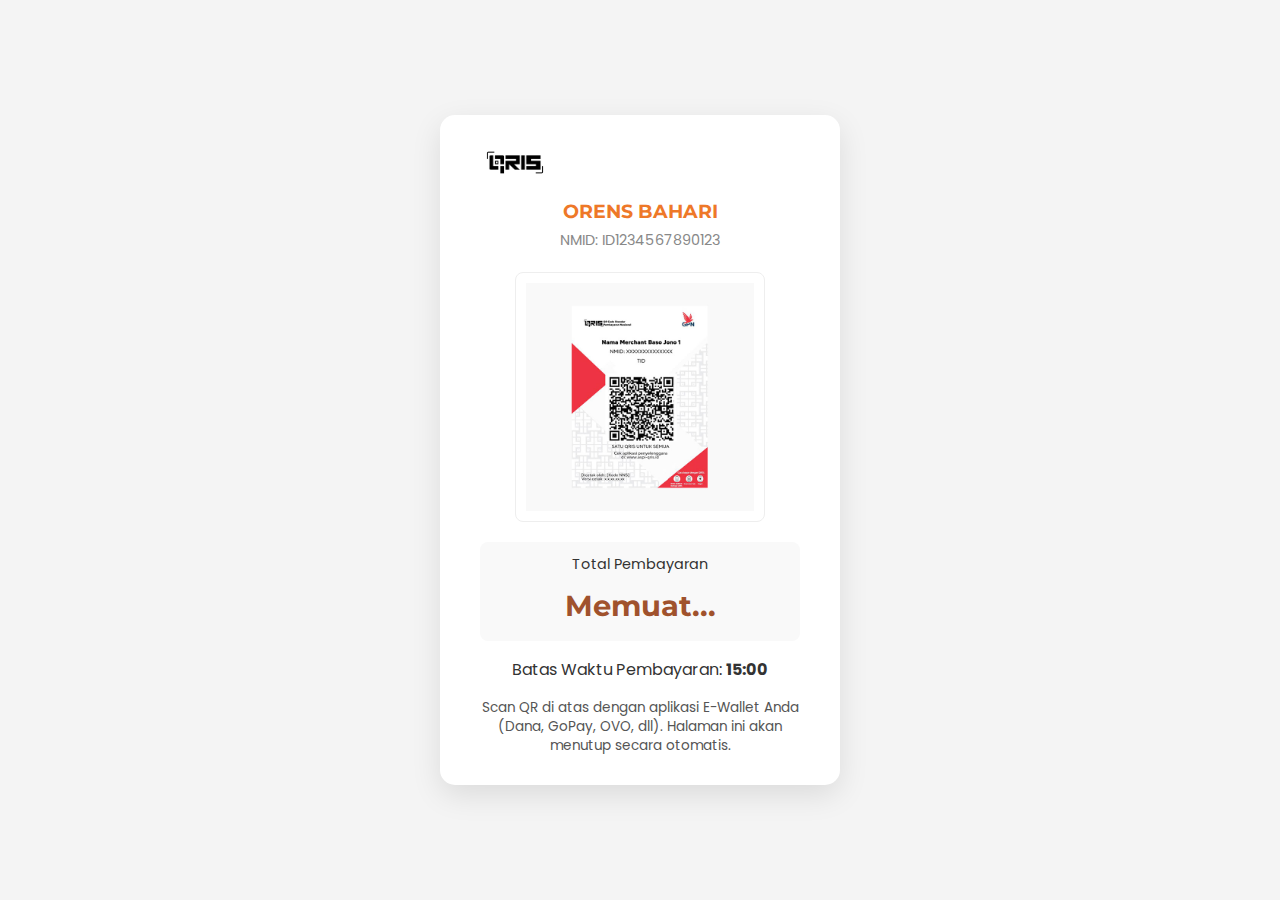
<file: ORENS BAHARI/ORENS/public/qris-payment.html>
<!DOCTYPE html>
<html lang="id">
<head>
    <meta charset="UTF-8">
    <meta name="viewport" content="width=device-width, initial-scale=1.0">
    <title>Pembayaran QRIS - Orens Bahari</title>
    <link rel="stylesheet" href="css/style.css">
    <link href="https://fonts.googleapis.com/css2?family=Poppins:wght@400;500;600;700&family=Montserrat:wght@700&display=swap" rel="stylesheet">
</head>
<body>

    <div class="qris-page-container">
        <div class="qris-payment-card">
            <div class="qris-header">
                <img src="img/qrislogo.png" alt="QRIS">
            </div>
            <h4>ORENS BAHARI</h4>
            <p class="merchant-id">NMID: ID1234567890123</p>
            <img src="img/qrid.jpg" alt="Scan QR Code" class="qris-code">
            <div class="qris-amount">
                <p>Total Pembayaran</p>
                <h3 id="qris-total-amount">Memuat...</h3>
            </div>
            <div id="qris-timer" class="qris-timer">
                Batas Waktu Pembayaran: <strong>15:00</strong>
            </div>
            <p class="qris-instruction">Scan QR di atas dengan aplikasi E-Wallet Anda (Dana, GoPay, OVO, dll). Halaman ini akan menutup secara otomatis.</p>
        </div>
    </div>

    <script>
        document.addEventListener('DOMContentLoaded', () => {
            const qrisTotalAmountEl = document.getElementById('qris-total-amount');
            const qrisTimerEl = document.getElementById('qris-timer').querySelector('strong');

            // Ambil total harga dari localStorage yang dikirim oleh halaman sebelumnya
            const totalAmount = localStorage.getItem('qrisPaymentAmount');
            
            const formatRupiah = (number) => new Intl.NumberFormat('id-ID', { style: 'currency', currency: 'IDR', minimumFractionDigits: 0 }).format(number);

            if (totalAmount) {
                qrisTotalAmountEl.innerText = formatRupiah(totalAmount);
            }

            // Logika Timer
            let duration = 60 * 15; // 15 menit
            let timerInterval = setInterval(() => {
                let minutes = parseInt(duration / 60, 10);
                let seconds = parseInt(duration % 60, 10);
                minutes = minutes < 10 ? "0" + minutes : minutes;
                seconds = seconds < 10 ? "0" + seconds : seconds;
                qrisTimerEl.textContent = `${minutes}:${seconds}`;

                if (--duration < 0) {
                    clearInterval(timerInterval);
                    document.body.innerHTML = '<h1>Waktu Pembayaran Habis. Silakan coba lagi.</h1>';
                }
            }, 1000);
        });
    </script>
</body>
</html>
</file>
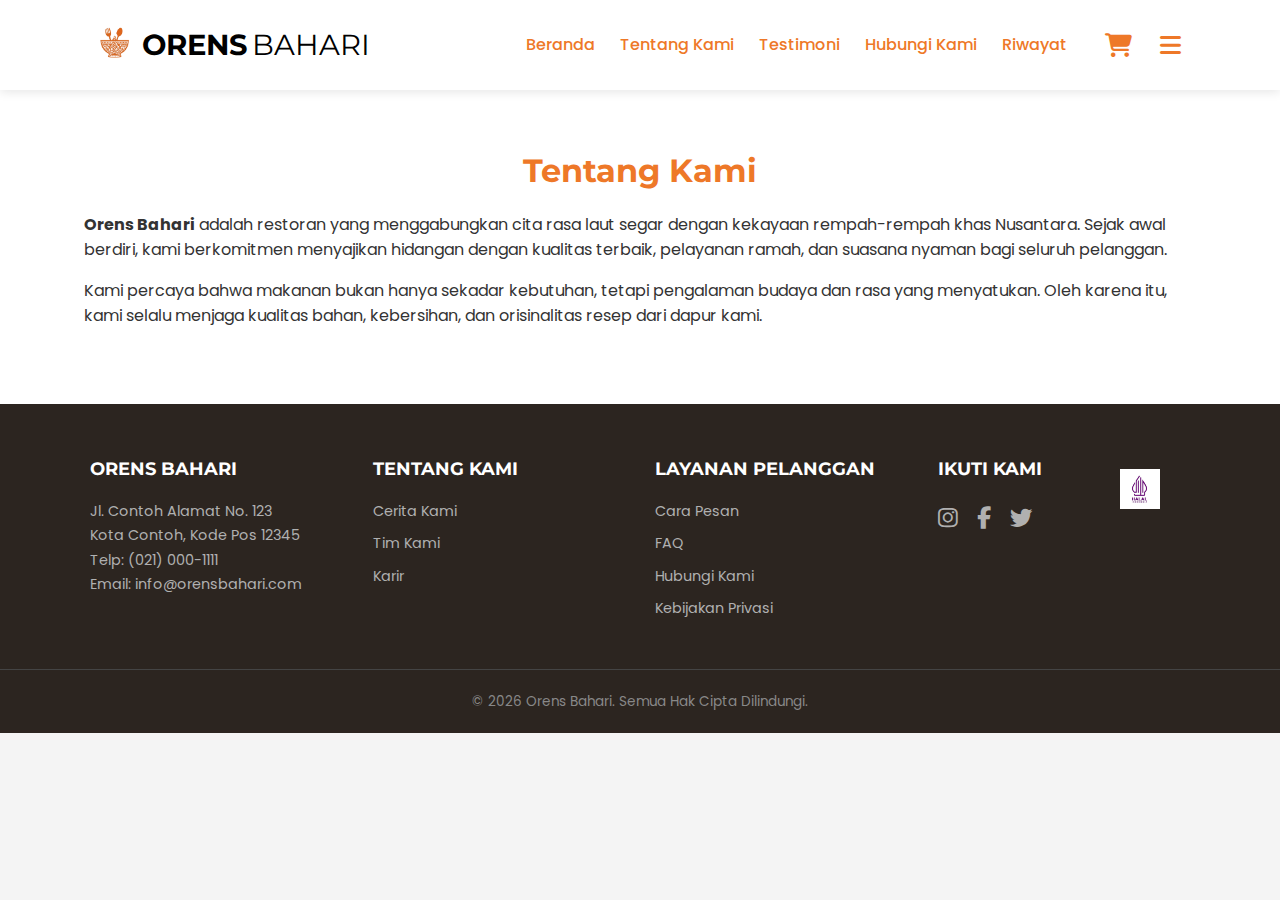
<file: ORENS BAHARI/ORENS/public/tentangKami.html>
<!DOCTYPE html>
<html lang="en">
<head>
    <meta charset="UTF-8">
    <meta name="viewport" content="width=device-width, initial-scale=1.0">
    <link rel="stylesheet" href="css/style.css">
    <link rel="stylesheet" href="https://cdnjs.cloudflare.com/ajax/libs/font-awesome/6.1.1/css/all.min.css">
    <link href="https://fonts.googleapis.com/css2?family=Poppins:wght@400;500;600;700&family=Montserrat:wght@700&display=swap" rel="stylesheet">
    <title>Tentang Kami</title>
</head>
<body>
    <header class="navbar">
        <div class="container navbar-container">
            <img src="img/logokiriatas3.png" class="logoo">
            <p class="logo">ORENS <span class="logo-subtitle">BAHARI</span></p>
            <nav class="nav-links">
                <ul>
                    <li><a href="index.html">Beranda</a></li>
                    <li><a href="tentangKami.html">Tentang Kami</a></li>
                    <li><a href="testimoni.html">Testimoni</a></li>
                    <li><a href="hubungiKami.html">Hubungi Kami</a></li>
                    <li><a href="history.html">Riwayat</a></li>
                </ul>
            </nav>
            <div class="cart-wrapper">
                <i class="fas fa-shopping-cart"></i>
            </div>
            <button class="menu-toggle" id="menu-toggle" aria-label="Toggle menu">
                <i class="fas fa-bars"></i>
            </button>
        </div>
    </header>
    <section id="tentang" class="tentang-section">
        <div class="container tentang-container">
            <div class="tentang-text">
                <h2>Tentang Kami</h2>
                <p><strong>Orens Bahari</strong> adalah restoran yang menggabungkan cita rasa laut segar dengan kekayaan rempah-rempah khas Nusantara. Sejak awal berdiri, kami berkomitmen menyajikan hidangan dengan kualitas terbaik, pelayanan ramah, dan suasana nyaman bagi seluruh pelanggan.</p>
                <p>Kami percaya bahwa makanan bukan hanya sekadar kebutuhan, tetapi pengalaman budaya dan rasa yang menyatukan. Oleh karena itu, kami selalu menjaga kualitas bahan, kebersihan, dan orisinalitas resep dari dapur kami.</p>
            </div>
        </div>
    </section>

    <div id="logo-overlay" class="logo-overlay">
        <span class="close-btn">&times;</span>
        <img class="logo-overlay-content" src="img/OrensLogo.png" alt="Logo Orens Bahari Fullscreen">
    </div>

    <footer class="footer">
        <div class="container footer-main-content">
            <div class="footer-column footer-brand">
                <img src="img/HalalGRemove.jpg" alt="Logo Halal" class="halal-logo">
                <h3>ORENS BAHARI</h3>
                <p>Jl. Contoh Alamat No. 123<br>Kota Contoh, Kode Pos 12345</p>
                <p>Telp: (021) 000-1111</p>
                <p>Email: info@orensbahari.com</p>
            </div>
            <div class="footer-column">
                <h4>TENTANG KAMI</h4>
                <ul>
                    <li><a href="#">Cerita Kami</a></li>
                    <li><a href="#">Tim Kami</a></li>
                    <li><a href="#">Karir</a></li>
                </ul>
            </div>
            <div class="footer-column">
                <h4>LAYANAN PELANGGAN</h4>
                <ul>
                    <li><a href="#">Cara Pesan</a></li>
                    <li><a href="#">FAQ</a></li>
                    <li><a href="#kontak">Hubungi Kami</a></li>
                    <li><a href="#">Kebijakan Privasi</a></li>
                </ul>
            </div>
            <div class="footer-column footer-social">
                <h4>IKUTI KAMI</h4>
                <a href="#" aria-label="Instagram"><i class="fab fa-instagram"></i></a>
                <a href="#" aria-label="Facebook"><i class="fab fa-facebook-f"></i></a>
                <a href="#" aria-label="Twitter"><i class="fab fa-twitter"></i></a>
            </div>
        </div>
        <div class="footer-bottom">
            <p>&copy; <span id="current-year"></span> Orens Bahari. Semua Hak Cipta Dilindungi.</p>
        </div>
    </footer>

    <script>
        document.addEventListener('DOMContentLoaded', function() {
            const menuToggle = document.getElementById('menu-toggle');
            const navLinks = document.querySelector('.nav-links');
            
            if (menuToggle && navLinks) {
                menuToggle.addEventListener('click', () => {
                    navLinks.classList.toggle('active');
                    const icon = menuToggle.querySelector('i');
                    icon.classList.toggle('fa-bars');
                    icon.classList.toggle('fa-times');
                });
            }

            // Logo overlay functionality
            const logoTrigger = document.getElementById('logo-trigger');
            const logoOverlay = document.getElementById('logo-overlay');
            const closeBtn = logoOverlay.querySelector('.close-btn');

            if (logoTrigger && logoOverlay) {
                logoTrigger.addEventListener('click', function() {
                    logoOverlay.style.display = 'flex';
                });

                closeBtn.addEventListener('click', function() {
                    logoOverlay.style.display = 'none';
                });

                logoOverlay.addEventListener('click', function(e) {
                    if (e.target === logoOverlay) {
                        logoOverlay.style.display = 'none';
                    }
                });
            }

            // Update copyright year
            const currentYearElement = document.getElementById('current-year');
            if (currentYearElement) {
                currentYearElement.textContent = new Date().getFullYear();
            }
        });
    </script>
</body>
</html>
</file>
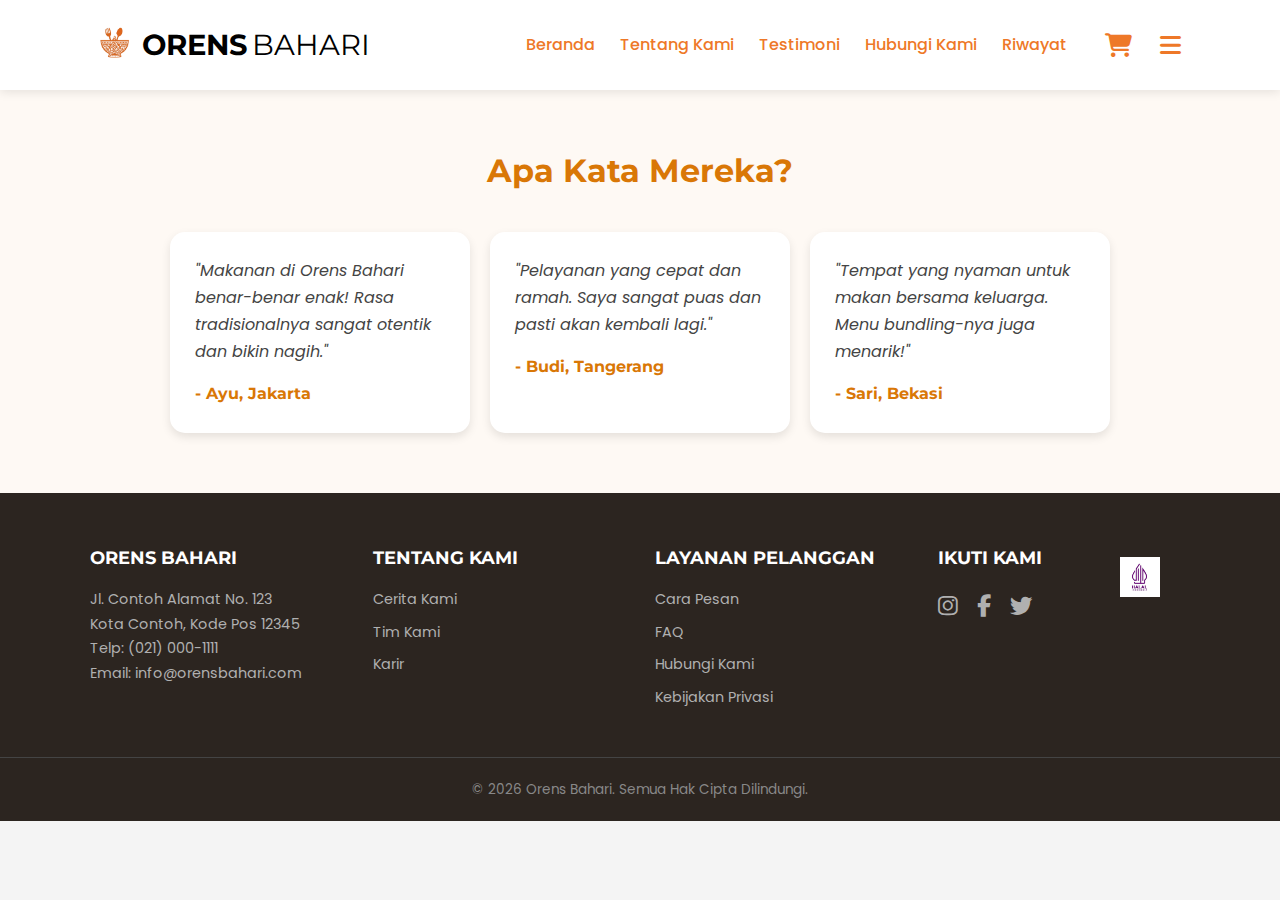
<file: ORENS BAHARI/ORENS/public/testimoni.html>
<!DOCTYPE html>
<html lang="en">
<head>
    <meta charset="UTF-8">
    <meta name="viewport" content="width=device-width, initial-scale=1.0">
    <link rel="stylesheet" href="css/style.css">
    <link rel="stylesheet" href="https://cdnjs.cloudflare.com/ajax/libs/font-awesome/6.1.1/css/all.min.css">
    <link href="https://fonts.googleapis.com/css2?family=Poppins:wght@400;500;600;700&family=Montserrat:wght@700&display=swap" rel="stylesheet">
    <title>Testimoni</title>
</head>
<body>
    <header class="navbar">
        <div class="container navbar-container">
            <img src="img/logokiriatas3.png" class="logoo">
            <p class="logo">ORENS <span class="logo-subtitle">BAHARI</span></p>
            <nav class="nav-links">
                <ul>
                    <li><a href="index.html">Beranda</a></li>
                    <li><a href="tentangKami.html">Tentang Kami</a></li>
                    <li><a href="testimoni.html">Testimoni</a></li>
                    <li><a href="hubungiKami.html">Hubungi Kami</a></li>
                    <li><a href="history.html">Riwayat</a></li>
                </ul>
            </nav>
            <div class="cart-wrapper">
                <i class="fas fa-shopping-cart"></i>
            </div>
            <button class="menu-toggle" id="menu-toggle" aria-label="Toggle menu">
                <i class="fas fa-bars"></i>
            </button>
        </div>
    </header>
    <!-- testimoni -->
     <section id="testimoni" class="testimonial-section">
    <div class="container">
        <h2>Apa Kata Mereka?</h2>
        <div class="testimonials">
            <div class="testimonial-card">
                <p>"Makanan di Orens Bahari benar-benar enak! Rasa tradisionalnya sangat otentik dan bikin nagih."</p>
                <h4>- Ayu, Jakarta</h4>
            </div>
            <div class="testimonial-card">
                <p>"Pelayanan yang cepat dan ramah. Saya sangat puas dan pasti akan kembali lagi."</p>
                <h4>- Budi, Tangerang</h4>
            </div>
            <div class="testimonial-card">
                <p>"Tempat yang nyaman untuk makan bersama keluarga. Menu bundling-nya juga menarik!"</p>
                <h4>- Sari, Bekasi</h4>
            </div>
        </div>
    </div>
</section>
 <footer class="footer">
        <div class="container footer-main-content">
            <div class="footer-column footer-brand">
                <img src="img/HalalGRemove.jpg" alt="Logo Halal" class="halal-logo">
                <h3>ORENS BAHARI</h3>
                <p>Jl. Contoh Alamat No. 123<br>Kota Contoh, Kode Pos 12345</p>
                <p>Telp: (021) 000-1111</p>
                <p>Email: info@orensbahari.com</p>
            </div>
            <div class="footer-column">
                <h4>TENTANG KAMI</h4>
                <ul>
                    <li><a href="#">Cerita Kami</a></li>
                    <li><a href="#">Tim Kami</a></li>
                    <li><a href="#">Karir</a></li>
                </ul>
            </div>
            <div class="footer-column">
                <h4>LAYANAN PELANGGAN</h4>
                <ul>
                    <li><a href="#">Cara Pesan</a></li>
                    <li><a href="#">FAQ</a></li>
                    <li><a href="#kontak">Hubungi Kami</a></li>
                    <li><a href="#">Kebijakan Privasi</a></li>
                </ul>
            </div>
            <div class="footer-column footer-social">
                <h4>IKUTI KAMI</h4>
                <a href="#" aria-label="Instagram"><i class="fab fa-instagram"></i></a>
                <a href="#" aria-label="Facebook"><i class="fab fa-facebook-f"></i></a>
                <a href="#" aria-label="Twitter"><i class="fab fa-twitter"></i></a>
            </div>
        </div>
        <div class="footer-bottom">
            <p>&copy; <span id="current-year"></span> Orens Bahari. Semua Hak Cipta Dilindungi.</p>
        </div>
    </footer>
    <script>
        document.addEventListener('DOMContentLoaded', function() {
            const menuToggle = document.getElementById('menu-toggle');
            const navLinks = document.querySelector('.nav-links');
            
            if (menuToggle && navLinks) {
                menuToggle.addEventListener('click', () => {
                    navLinks.classList.toggle('active');
                    const icon = menuToggle.querySelector('i');
                    icon.classList.toggle('fa-bars');
                    icon.classList.toggle('fa-times');
                });
            }

            // Update copyright year
            const currentYearElement = document.getElementById('current-year');
            if (currentYearElement) {
                currentYearElement.textContent = new Date().getFullYear();
            }
        });
    </script>
</body>
</html>
</file>
<file: ORENS BAHARI/ORENS/public/css/style.css>
/* Reset dan Global Styles */
:root {
    --primary-color: #FFFFFF; /* Oranye utama */
    --secondary-color: #ee7828; /* Coklat tua, misal untuk teks/aksen gelap */
    --dark-bg: #2c2520; /* Warna gelap navbar/footer dari screenshot */
    --light-bg: #FFFFFF;
    --panel-dark: #4a3b31; /* Warna panel "Tentang Kami" kiri */
    --panel-light: #fdfaf6; /* Warna panel "Tentang Kami" kanan (logo) */
    --text-light: #000000;
    --text-dark: #333333;
    --text-muted: #6c757d;
    --font-primary: 'Poppins', sans-serif;
    --font-secondary: 'Montserrat', sans-serif; /* Untuk heading/logo */
    --border-radius-card: 12px; /* Sudut melengkung kartu */
    --container-padding: 0 20px;
}

* {
    margin: 0;
    padding: 0;
    box-sizing: border-box;
}

body {
    font-family: var(--font-primary);
    color: var(--text-dark);
    line-height: 1.7;
    background-color: #f4f4f4; /* Background umum halaman jika diperlukan */
}

.container {
    width: 90%;
    max-width: 1140px;
    margin: 0 auto;
    padding: var(--container-padding);
}

img {
    max-width: 100%;
    height: auto;
    display: block;
}

h1, h2, h3, h4, h5, h6 {
    font-family: var(--font-secondary);
    font-weight: 700;
    color: var(--secondary-color);
}

h2 {
    font-size: 2.4rem;
    text-align: center;
    margin-bottom: 40px;
    line-height: 1.3;
}

section {
    padding: 60px 0;
}

/* Navbar */
.navbar {
    background-color: var(--primary-color);
    color: var(--text-light);
    padding: 15px 0;
    position: sticky;
    top: 0; 
    z-index: 1000;
    box-shadow: 0 2px 10px rgba(0, 0, 0, 0.1);
}

.navbar-container {
    display: flex;
    align-items: center;
    justify-content: space-between;
    padding: 10px 24px;
    gap: 8px;
    position: relative;
    height: 60px; /* Fixed height untuk konsistensi */
}

/* Logo gambar */
.logoo {
    height: 40px;
    width: auto;
    object-fit: contain;
    flex-shrink: 0;
    margin: 0;
    display: flex;
    align-items: center;
}

/* Teks "ORENS Bahari" */
.logo {
    margin: 0;
    font-family: var(--font-secondary);
    font-size: 1.8rem;
    font-weight: 700;
    color: var(--text-light);
    display: flex;
    align-items: center;
    line-height: 1;
    height: 100%;
}

.logo .logo-subtitle {
    font-weight: 400;
    margin-left: 4px;
}

/* Area link navigasi */
.nav-links {
    margin-left: auto;
    display: flex;
    align-items: center;
    height: 100%;
}

.nav-links ul {
    list-style: none;
    display: flex;
    margin: 0;
    padding: 0;
    height: 100%;
    align-items: center;
}

.nav-links li {
    margin-left: 25px;
    height: 100%;
    display: flex;
    align-items: center;
}

.nav-links a {
    color: var(--secondary-color);
    text-decoration: none;
    font-weight: 500;
    transition: color .3s ease;
    white-space: nowrap;
    display: flex;
    align-items: center;
    height: 100%;
}

.cart-wrapper {
    font-size: 24px;
    cursor: pointer;
    color: var(--secondary-color);
    position: relative;
    margin-left: 30px;
    display: flex;
    align-items: center;
    height: 100%;
}

.cart-wrapper:hover {
    color: #A0522D;
}

.nav-links a:hover {
    color: #ff8c42;
}

.menu-toggle {
    display: none;
    background: none;
    border: none;
    color: var(--secondary-color);
    font-size: 1.5rem;
    cursor: pointer;
    padding: 5px;
    margin-left: 15px;
    height: 100%;
    display: flex;
    align-items: center;
}

/* Media Queries untuk Responsivitas */
@media (max-width: 992px) {
    .navbar-container {
        padding: 10px 15px;
    }
    
    .logo {
        font-size: 1.5rem;
    }
    
    .nav-links li {
        margin-left: 15px;
    }
}

@media (max-width: 768px) {
    .menu-toggle {
        display: flex;
    }

    .nav-links {
        position: absolute;
        top: 100%;
        left: 0;
        right: 0;
        background-color: var(--primary-color);
        padding: 20px;
        box-shadow: 0 4px 6px rgba(0, 0, 0, 0.1);
        display: none;
        flex-direction: column;
        align-items: flex-start;
        height: auto;
    }

    .nav-links.active {
        display: flex;
    }

    .nav-links ul {
        flex-direction: column;
        width: 100%;
        height: auto;
    }

    .nav-links li {
        margin: 10px 0;
        width: 100%;
        height: auto;
    }

    .nav-links a {
        display: block;
        padding: 10px 0;
        width: 100%;
        height: auto;
    }

    .cart-wrapper {
        margin-left: 15px;
    }
}

@media (max-width: 480px) {
    .navbar-container {
        padding: 10px;
        height: 50px;
    }

    .logo {
        font-size: 1.2rem;
    }

    .logoo {
        height: 30px;
    }

    .cart-wrapper {
        font-size: 20px;
    }

    .menu-toggle {
        font-size: 1.2rem;
    }
}

/* Hero Section - Slider */
.hero-section {
    padding: 0; /* Hapus padding agar slider memenuhi */
    background-color: var(--dark-bg); /* Background jika gambar tidak load sempurna */
}

.hero-slider .swiper-slide img {
    width: 100%;
    height: auto; /* Hapus height tetap */
    aspect-ratio: 16 / 9;
    object-fit: cover;
}

/* Jika lengkung bawah untuk keseluruhan section */
.hero-section .swiper-container {
    border-radius: 0 0 var(--border-radius-card) var(--border-radius-card);
    overflow: hidden; /* Penting untuk border-radius di swiper */
}

.hero-nav {
    color: var(--primary-color) !important; /* Warna panah navigasi */
    --swiper-navigation-size: 30px;
}
.hero-nav:after {
    font-size: 20px !important;
    font-weight: bold;
}
.hero-pagination .swiper-pagination-bullet-active {
    background-color: var(--primary-color) !important; /* Warna pagination aktif */
}

/* Featured Section */
.featured-section {
    background-color: var(--light-bg); /* Warna latar belakang section ini */
    padding-top: 40px; /* Kurangi padding atas karena ada lengkungan dari hero */
    margin-top: -30px; /* Tarik ke atas agar menimpa lengkungan hero */
    position: relative;
    z-index: 10; /* Pastikan di atas hero */
    border-radius: var(--border-radius-card) var(--border-radius-card) 0 0; /* Lengkung atas untuk section */
}

.featured-container {
    display: flex;
    gap: 40px; /* tambah jarak antar card */
    justify-content: center;
    flex-wrap: wrap;
    overflow-x: auto;
    padding: 10px 30px 20px 30px; /* kasih padding kiri kanan juga */
    scroll-behavior: smooth;
}

.featured-card {
    flex: 1 1 300px; /* Ubah ukuran card jadi lebih lebar */
    max-width: 350px;
    border-radius: var(--border-radius-card);
    overflow: hidden;
    box-shadow: 0 5px 15px rgba(0,0,0,0.08);
    position: relative;
}

.featured-card img {
    width: 100%;
    height: 350px; /* Tinggi gambar kartu */
    object-fit: cover;
    transition: transform 0.3s ease;
}

.featured-card:hover img {
    transform: scale(1.05);
}

.drinks-card .card-title-drinks {
    position: absolute;
    top: 20px;
    left: 20px;
    background-color: rgba(0,0,0,0.4);
    color: var(--text-light);
    padding: 8px 15px;
    border-radius: 5px;
    font-size: 1.5rem;
    font-weight: bold;
    font-family: var(--font-secondary);
}
/* button menu */
.btn-inside-card {
    position: absolute;
    bottom: 15px;
    left: 50%;
    transform: translateX(-50%);
    background-color: #A0522D;
    color: white;
    padding: 10px 20px;
    border-radius: 8px;
    text-decoration: none;
    font-weight: bold;
    opacity: 0.9;
    transition: background-color 0.3s ease, transform 0.3s ease;
}

.btn-inside-card:hover {
    background-color: #8B4513;
    transform: translateX(-50%) scale(1.05);
}
/* About Section */
.about-section {
    background-color: var(--light-bg); /* Agar kontras dengan panel */
}

.about-container {
    display: flex;
    gap: 0; /* Tidak ada gap, panel bersentuhan */
    flex-wrap: wrap;
    box-shadow: 0 8px 25px rgba(0,0,0,0.08);
    border-radius: var(--border-radius-card);
    overflow: hidden;
}

.about-content, .about-logo {
    flex: 1 1 50%; /* Masing-masing 50% lebar */
    padding: 50px 40px;
    display: flex;
    flex-direction: column;
    justify-content: center;
}

.dark-panel {
    background-color: var(--panel-dark);
    color: var(--light-bg);
}

.dark-panel h2 {
    color: var(--light-bg);
    text-align: left;
    margin-bottom: 5px;
}

.dark-panel h3 {
    color: var(--light-bg);
    font-size: 1.8rem;
    margin-bottom: 15px;
    font-family: var(--font-primary); /* Sesuai desain, lebih ke Poppins */
    font-weight: 600;
}

.light-panel {
    background-color: var(--panel-light);
    align-items: center;
    justify-content: center;
    background-image: url('../img/OrensLogo.png');
    background-size: contain;
    background-position: center;
    background-repeat: no-repeat;
    cursor: pointer;
    transition: transform 0.3s ease;
    min-height: 300px; /* Menambahkan min-height untuk memastikan ruang yang cukup */
    width: 100%; /* Memastikan lebar penuh */
    padding: 20px; /* Menambahkan padding untuk ruang di sekitar logo */
}

.light-panel:hover {
    transform: scale(1.05);
}

.light-panel img {
    max-width: 200px; /* Ukuran logo ikon */
}

/* Logo Overlay Styles */
.logo-overlay {
    position: fixed;
    top: 0;
    left: 0;
    width: 100%;
    height: 100%;
    background-color: rgba(0, 0, 0, 0.85);
    display: none;
    justify-content: center;
    align-items: center;
    z-index: 1000;
}

.logo-overlay-content {
    max-width: 70%;
    max-height: 70%;
    width: auto;
    height: auto;
}

.logo-overlay .close-btn {
    position: absolute;
    top: 20px;
    right: 40px;
    color: white;
    font-size: 4rem;
    font-weight: bold;
    cursor: pointer;
}

/* Media Queries */
@media (max-width: 992px) {
    .about-content, .about-logo {
        flex: 1 1 100%;
    }
    
    .light-panel {
        min-height: 250px; /* Menyesuaikan tinggi minimum untuk tablet */
    }
}

@media (max-width: 768px) {
    .about-content, .about-logo {
        padding: 30px 20px;
    }
    
    .light-panel {
        min-height: 200px; /* Menyesuaikan tinggi minimum untuk mobile */
    }
}

@media (max-width: 480px) {
    .light-panel {
        min-height: 180px; /* Menyesuaikan tinggi minimum untuk mobile kecil */
    }
}

/* Why Us Section */
.why-us-section {
    background-color: var(--light-bg);
}
.reasons-grid {
    display: grid;
    grid-template-columns: repeat(auto-fit, minmax(280px, 1fr));
    gap: 30px;
}

.reason-item {
    text-align: center;
    padding: 25px;
    background-color: #fff; /* Bisa juga var(--light-bg) atau sedikit berbeda */
    border-radius: 10px;
    box-shadow: 0 4px 15px rgba(0,0,0,0.07);
    transition: transform 0.3s ease, box-shadow 0.3s ease;
}
.reason-item:hover {
    transform: translateY(-5px);
    box-shadow: 0 6px 20px rgba(0,0,0,0.1);
}

.reason-icon-container {
    width: 80px;
    height: 80px;
    margin: 0 auto 20px auto;
    border-radius: 50%;
    background-color: var(--primary-color); /* Warna background ikon, jika ikonnya putih */
    display: flex;
    justify-content: center;
    align-items: center;
    overflow: hidden; /* Jika ikon berupa gambar */
}
.reason-icon-container img { /* Jika ikon berupa gambar */
    width: 100%;
    height: 100%;
    object-fit: cover;
}
/* Jika ikon berupa FontAwesome:
.reason-icon-container i {
    font-size: 2.5rem;
    color: var(--text-light);
}
*/

.reason-item h4 {
    font-size: 1.2rem;
    margin-bottom: 10px;
    color: var(--secondary-color);
}
.reason-item p {
    font-size: 0.95rem;
    color: var(--text-muted);
}

/* Footer */
.footer {
    background-color: var(--dark-bg);
    color: #b0b0b0; /* Warna teks footer lebih terang */
    padding-top: 50px;
    font-size: 0.9rem;
}

.footer-main-content {
    display: grid;
    grid-template-columns: repeat(auto-fit, minmax(220px, 1fr));
    gap: 30px;
    margin-bottom: 40px;
}

.footer-column h3, .footer-column h4 {
    color: var(--primary-color);
    font-family: var(--font-secondary);
    margin-bottom: 15px;
    font-size: 1.1rem;
}
.footer-brand img.halal-logo {
    width: 40px; /* Sesuaikan ukuran logo halal */
    margin-bottom: 10px;
    float: right; /* Sesuai desain */
}

.footer-column ul {
    list-style: none;
}

.footer-column li {
    margin-bottom: 8px;
}

.footer-column a {
    color: #b0b0b0;
    text-decoration: none;
    transition: color 0.3s ease;
}

.footer-column a:hover {
    color: var(--primary-color);
}

.footer-social a {
    font-size: 1.4rem;
    margin-right: 15px;
    display: inline-block; /* Untuk spasi yang benar */
}
.footer-social a:last-child {
    margin-right: 0;
}

.footer-bottom {
    text-align: center;
    padding: 20px 0;
    border-top: 1px solid #444; /* Garis pemisah tipis */
    color: #888;
    font-size: 0.85rem;
}

/* Responsive Adjustments */
@media (max-width: 992px) {
    .featured-card {
        max-width: 100%; /* Satu kartu per baris di tablet */
    }
    .about-content, .about-logo {
        flex-basis: 100%; /* Tumpuk di tablet */
        text-align: center;
    }
    .about-content h2, .dark-panel h3 {
        text-align: center;
    }
    .light-panel img {
        margin: 0 auto;
    }
}

@media (max-width: 768px) {
    h2 {
        font-size: 2rem;
    }
    .nav-links {
        display: none; /* Sembunyikan menu utama */
        flex-direction: column;
        width: 100%;
        background-color: var(--dark-bg);
        position: absolute;
        top: 70px; /* Sesuaikan dengan tinggi navbar */
        left: 0;
        padding: 10px 0;
        box-shadow: 0 5px 10px rgba(0,0,0,0.1);
    }
    .nav-links.active {
        display: flex; /* Tampilkan saat menu-toggle diklik */
    }
    .nav-links li {
        margin: 10px 20px;
        text-align: center;
    }
    .menu-toggle {
        display: block; /* Tampilkan tombol hamburger */
    }
    .featured-container, .about-container, .reasons-grid, .footer-main-content {
        grid-template-columns: 1fr; /* Semua jadi 1 kolom */
        gap: 25px;
    }
    .footer-column {
        text-align: center; /* Pusatkan konten footer di mobile */
    }
    .footer-social {
        margin-top: 15px;
    }
    .footer-brand img.halal-logo {
        float: none;
        margin: 0 auto 10px auto;
    }
}

.tentang-section {
    padding: 60px 0;
    background-color: var(--light-bg);
}

.tentang-container {
    display: flex;
    max-width: 1200px;
    margin: 0 auto;
    padding: 0 20px;
}

.tentang-text {
    flex: 1;
    min-width: 300px;
}

.tentang-text h2 {
    color: var(--secondary-color);
    margin-bottom: 20px;
    font-size: 2rem;
}

.tentang-text p {
    margin-bottom: 15px;
    line-height: 1.6;
    font-size: 1rem;
}

.tentang-image {
    flex: 1;
    display: flex;
    justify-content: center;
    align-items: center;
    min-width: 300px;
    cursor: pointer;
    transition: transform 0.3s ease;
}

.tentang-image:hover {
    transform: scale(1.05);
}

.tentang-image img {
    width: 100%;
    max-width: 400px;
    height: auto;
    object-fit: contain;
    border-radius: 10px;
    box-shadow: 0 4px 8px rgba(0, 0, 0, 0.1);
}

.contact-section {
  padding: 60px 20px;
  background-color: #fff7ed;
  text-align: center;
}

.contact-section h2 {
  font-size: 2rem;
  color: #c2410c;
  margin-bottom: 30px;
}

.contact-container {
  max-width: 600px;
  margin: 0 auto;
}

.contact-form {
  display: flex;
  flex-direction: column;
  gap: 20px;
}

.form-group {
  text-align: left;
}

.form-group label {
  display: block;
  margin-bottom: 5px;
  font-weight: bold;
  color: #5c4033;
}

.form-group input,
.form-group textarea {
  width: 100%;
  padding: 12px 15px;
  border: 1px solid #ccc;
  border-radius: 10px;
  font-size: 1rem;
  background-color: #fff;
}

.form-group input:focus,
.form-group textarea:focus {
  border-color: #fb923c;
  outline: none;
}

.btn-submit {
  background-color: #f97316;
  color: white;
  border: none;
  padding: 12px;
  border-radius: 10px;
  font-size: 1rem;
  cursor: pointer;
  transition: background-color 0.3s ease;
}

.btn-submit:hover {
  background-color: #ea580c;
}

.testimonial-section {
  padding: 60px 20px;
  background-color: #fef9f4;
  text-align: center;
}

.testimonial-section h2 {
  font-size: 2rem;
  color: #d97706;
  margin-bottom: 40px;
}

.testimonials {
  display: flex;
  flex-wrap: wrap;
  justify-content: center;
  gap: 20px;
}

.testimonial-card {
  background-color: white;
  border-radius: 15px;
  box-shadow: 0 4px 10px rgba(0, 0, 0, 0.1);
  padding: 25px;
  max-width: 300px;
  text-align: left;
  transition: transform 0.3s ease;
}

.testimonial-card:hover {
  transform: translateY(-5px);
}

.testimonial-card p {
  font-style: italic;
  color: #444;
  margin-bottom: 15px;
}

.testimonial-card h4 {
  color: #d97706;
  font-weight: bold;
  margin: 0;
}
/* ======================================================= */
/* ===== CSS UNTUK MENU (DENGAN FOTO & TOMBOL CART) ===== */
/* ======================================================= */
.menu-item {
    display: flex;
    align-items: flex-start;
    background-color: #fff;
    gap: 16px;
    padding: 20px;
    border-radius: 8px;
    box-shadow: 0 4px 20px rgba(0, 0, 0, 0.06);
    transition: transform 0.3s ease, box-shadow 0.3s ease;
    margin-bottom: 20px;
    gap: 30px;
    align-items: center;
}

.menu-item:hover {
    transform: translateY(-5px);
    box-shadow: 0 8px 25px rgba(160, 82, 45, 0.15);
}

.menu-item-image {
    width: 120px;
    height: 120px;
    border-radius: 8px;
    overflow: hidden;
    flex-shrink: 0;
}

.menu-item-image img {
    width: 100%;
    height: 100%;
    object-fit: cover;
}

.menu-item-details {
    flex-grow: 1;
}

.menu-item-header {
    display: flex;
    align-items: baseline;
    gap: 15px;
}

.menu-item-name {
    margin: 0;
    font-size: 1.1rem;
    font-weight: 600;
    color: #333;
}

.menu-item-line {
    flex-grow: 1;
    border-bottom: 2px dotted #ccc;
    margin: 0 5px;
}

.menu-item-price {
    font-size: 1.1rem;
    font-weight: 700;
    color: #A0522D;
    font-family: 'Montserrat', sans-serif;
}

.menu-item-description {
    margin-top: 8px;
    margin-bottom: 15px;
    font-size: 0.9rem;
    color: #777;
    line-height: 1.5;
}

.add-to-cart-btn {
    background-color: #FF8C00;
    color: white;
    border: none;
    padding: 10px 15px;
    border-radius: 5px;
    cursor: pointer;
    font-size: 0.9rem;
    font-weight: 500;
    transition: background-color 0.3s ease;
}

.add-to-cart-btn i {
    margin-right: 8px;
}

.add-to-cart-btn:hover {
    background-color: #A0522D;
}

/* =================================== */
/* ===== CSS UNTUK KERANJANG BELANJA (CART) ===== */
/* =================================== */

#cart-counter {
    position: absolute;
    top: -8px;
    right: -10px;
    background-color: #FF8C00;
    color: white;
    border-radius: 50%;
    padding: 2px 6px;
    font-size: 12px;
    font-weight: bold;
    border: 2px solid #fff;
    display: none;
}

.cart-modal {
    display: none;
    position: fixed;
    z-index: 1000;
    left: 0;
    top: 0;
    width: 100%;
    height: 100%;
    overflow: auto;
    background-color: rgba(0,0,0,0.6);
    animation: fadeIn 0.3s ease;
}

@keyframes fadeIn {
    from { opacity: 0; }
    to { opacity: 1; }
}

.cart-modal-content {
    background-color: #fefefe;
    margin: 10% auto;
    width: 90%;
    max-width: 600px;
    border-radius: 8px;
    box-shadow: 0 5px 15px rgba(0,0,0,0.3);
    animation: slideIn 0.3s ease;
}

@keyframes slideIn {
    from { transform: translateY(-50px); opacity: 0; }
    to { transform: translateY(0); opacity: 1; }
}

.cart-modal-header {
    padding: 15px 20px;
    border-bottom: 1px solid #ddd;
    display: flex;
    justify-content: space-between;
    align-items: center;
}

.cart-modal-header h2 {
    margin: 0;
    font-size: 1.5rem;
}

.close-btn {
    background: none;
    border: none;
    font-size: 28px;
    cursor: pointer;
    color: #888;
}

.cart-items {
    padding: 20px;
    max-height: 400px;
    overflow-y: auto;
}

.cart-item-modal {
    display: flex;
    align-items: center;
    margin-bottom: 15px;
    gap: 15px;
}

.cart-item-modal img {
    width: 60px;
    height: 60px;
    border-radius: 4px;
    object-fit: cover;
}

.cart-item-modal-details {
    flex-grow: 1;
}

.cart-item-modal-details h4 {
    margin: 0 0 5px 0;
    font-size: 1rem;
}

.cart-item-modal-details p {
    margin: 0;
    color: #A0522D;
    font-weight: 500;
}

.remove-item-btn {
    background: none;
    border: none;
    color: #ff4d4d;
    cursor: pointer;
    font-size: 1rem;
}

.cart-modal-footer {
    padding: 15px 20px;
    border-top: 1px solid #ddd;
    text-align: right;
}

.cart-total {
    font-size: 1.2rem;
    margin-bottom: 15px;
}

.checkout-btn {
    background-color: #A0522D;
    color: white;
    border: none;
    padding: 12px 25px;
    border-radius: 5px;
    cursor: pointer;
    font-size: 1rem;
    transition: background-color 0.3s ease;
}

.checkout-btn:hover {
    background-color: #FF8C00;
}

/* Responsive tambahan */
@media (max-width: 768px) {
    .menu-item {
        flex-direction: column;
        align-items: flex-start;
    }
    .menu-item-image {
        width: 100%;
        height: 180px;
    }
}
/* Tambahkan di paling bawah css/style.css */

.payment-options-modal {
    margin-top: 20px;
    padding-top: 20px;
    border-top: 1px solid #eee;
}

.payment-options-modal h4 {
    margin-top: 0;
    margin-bottom: 10px;
    font-size: 1rem;
    text-align: left;
    color: #333;
}
/* Menggunakan kembali style dari halaman checkout */
#confirm-payment-btn-modal {
    width: 100%;
    margin-top: 15px;
}

/* Tampilan sukses di dalam modal */
.success-view-modal {
    text-align: center;
    padding: 40px 20px;
}

.success-view-modal .fa-check-circle {
    color: #28a745;
    font-size: 50px;
    margin-bottom: 15px;
}

.success-view-modal h2 {
    font-size: 1.5rem;
    color: #333;
}

.success-view-modal p {
    color: #555;
    margin-bottom: 25px;
}
/* ===== CSS UNTUK HALAMAN PEMBAYARAN QRIS TERPISAH ===== */
.qris-page-container {
    display: flex;
    justify-content: center;
    align-items: center;
    min-height: 100vh;
    background-color: #f4f4f4;
    padding: 20px;
}

.qris-payment-card {
    background-color: #fff;
    text-align: center;
    padding: 30px 40px;
    border-radius: 15px;
    width: 100%;
    max-width: 400px;
    box-shadow: 0 10px 30px rgba(0,0,0,0.1);
}

.qris-payment-card .qris-header img {
    height: 35px;
    margin-bottom: 15px;
    display: flex;
    justify-content: center;
    align-items: center;
}

.qris-payment-card h4 {
    margin: 0;
    font-size: 1.2rem;
}

.qris-payment-card .merchant-id {
    font-size: 0.9rem;
    color: #888;
    margin-top: 0px;
    margin-bottom: 20px;
}

.qris-payment-card .qris-code {
    width: 100%;
    max-width: 250px;
    margin: 0 auto 20px auto;
    border: 1px solid #eee;
    padding: 10px;
    border-radius: 8px;
}

.qris-payment-card .qris-amount {
    background-color: #f9f9f9;
    padding: 10px;
    border-radius: 8px;
    margin-bottom: 15px;
}
.qris-payment-card .qris-amount p { margin: 0; font-size: 0.9rem; }
.qris-payment-card .qris-amount h3 { margin: 5px 0 0 0; color: #A0522D; font-size: 1.8rem; }

.qris-payment-card .qris-timer {
    font-size: 1rem;
    margin-bottom: 15px;
}

.qris-payment-card .qris-instruction {
    font-size: 0.85rem;
    color: #555;
    line-height: 1.4;
}
/* Menambahkan sedikit style untuk nomor antrian agar terlihat lebih menonjol */
        .order-number-display {
            font-size: 1.2rem;
            font-weight: bold;
            color: #333;
            background-color: #f0f0f0;
            padding: 15px 25px;
            border-radius: 8px;
            margin-top: 15px;
            border: 1px dashed #ccc;
            text-align: center;
        }
        .order-number-display span {
            font-size: 2.5rem;
            color: #FFA500;
            display: block;
            margin-top: 5px;
        }
  /* Style khusus untuk halaman riwayat */
        .history-section {
            padding: 60px 0;
            background-color: #f8f9fa;
        }
        .history-container {
            display: flex;
            flex-direction: column;
            gap: 20px;
        }
        .history-card {
            background-color: #fff;
            border-radius: 10px;
            box-shadow: 0 4px 15px rgba(0,0,0,0.08);
            padding: 25px;
            border-left: 5px solid #FFA500;
            transition: transform 0.3s ease, box-shadow 0.3s ease;
        }
        .history-card:hover {
            transform: translateY(-5px);
            box-shadow: 0 8px 25px rgba(0,0,0,0.12);
        }
        .history-header {
            display: flex;
            justify-content: space-between;
            align-items: center;
            border-bottom: 1px dashed #e0e0e0;
            padding-bottom: 15px;
            margin-bottom: 15px;
        }
        .history-header h3 {
            margin: 0;
            font-family: 'Montserrat', sans-serif;
            color: #333;
        }
        .history-header .order-date {
            font-size: 0.9em;
            color: #666;
        }
        .history-body ul {
            list-style-type: none;
            padding: 0;
            margin: 0 0 15px 0;
        }
        .history-body li {
            display: flex;
            justify-content: space-between;
            padding: 8px 0;
            border-bottom: 1px solid #f0f0f0;
        }
        .history-body li:last-child {
            border-bottom: none;
        }
        .history-footer {
            margin-top: 15px;
            padding-top: 15px;
            border-top: 1px solid #e0e0e0;
            text-align: right;
        }
        .history-footer strong {
            font-size: 1.2em;
            color: #FFA500;
        }
        .no-history {
            text-align: center;
            padding: 50px;
            background-color: #fff;
            border-radius: 10px;
        }
        .no-history i {
            font-size: 4em;
            color: #e0e0e0;
            margin-bottom: 20px;
        }
 /* CSS untuk logo full-screen & background */
        #logo-trigger {
            cursor: pointer;
            transition: transform 0.3s ease;
        }
        #logo-trigger:hover {
            transform: scale(1.05);
        }
        .logo-overlay {
            display: none;
            position: fixed;
            top: 0;
            left: 0;
            width: 100%;
            height: 100%;
            background-color: rgba(0, 0, 0, 0.9);
            z-index: 2000;
            justify-content: center;
            align-items: center;
            padding: 20px;
        }
        .logo-overlay-content {
            max-width: 90%;
            max-height: 90vh;
            width: auto;
            height: auto;
            object-fit: contain;
            border-radius: 10px;
        }
        .logo-overlay .close-btn {
            position: absolute;
            top: 20px;
            right: 20px;
            color: white;
            font-size: 30px;
            cursor: pointer;
            background: none;
            border: none;
            padding: 10px;
            z-index: 2001;
        }
        .about-logo.light-panel {
            background-color: var(--panel-light);
            display: flex;
            justify-content: center;
            align-items: center;
            padding: 20px;
            cursor: pointer;
            transition: transform 0.3s ease;
        }
        .about-logo.light-panel img {
            max-width: 100%;
            max-height: 100%;
            width: auto;
            height: auto;
            object-fit: contain;
        }
        /* Media Queries untuk Logo */
        @media (max-width: 992px) {
            .about-logo.light-panel img {
                max-width: 90%;
                max-height: 90%;
            }
        }
        @media (max-width: 768px) {
            .logo-overlay-content {
                max-width: 95%;
                max-height: 80vh;
            }
            .logo-overlay .close-btn {
                top: 10px;
                right: 10px;
                font-size: 24px;
            }
            .about-logo.light-panel {
                padding: 15px;
            }
            .about-logo.light-panel img {
                max-width: 95%;
                max-height: 95%;
            }
        }
        @media (max-width: 480px) {
            .logo-overlay-content {
                max-width: 100%;
                max-height: 70vh;
            }
            .logo-overlay .close-btn {
                top: 5px;
                right: 5px;
                font-size: 20px;
            }
            .about-logo.light-panel {
                padding: 10px;
            }
            .about-logo.light-panel img {
                max-width: 100%;
                max-height: 100%;
            }
        }

        /* CSS untuk kartu menu kotak (tidak berubah) */
        .featured-container {
            display: grid; 
            grid-template-columns: repeat(auto-fit, minmax(280px, 1fr)); 
            gap: 2rem; 
            align-items: start; 
        }
        .featured-card {
            width: 100%; 
            aspect-ratio: 1 / 1; 
            position: relative; 
            overflow: hidden;
        }
        .featured-card img {
            width: 100%;
            height: 100%;
            object-fit: cover; 
        }

        /* CSS untuk Logo Halal */
        .footer-main-content {
            position: relative;
        }
        
        /* [DIUBAH DISINI] - Ukuran dan Posisi Logo Halal Makin Besar */
        .halal-logo {
            width: 180px;      /* Diperbesar lagi */
            height: auto;      /* Wajib auto agar tidak penyet */
            position: absolute;
            bottom: 110px;     /* Naikkan lagi posisinya */
            right: 50px;       /* Sesuaikan lagi jaraknya */
        }

/* Media Queries */
@media (max-width: 768px) {
    .tentang-section {
        padding: 40px 0;
    }
    
    .tentang-text {
        padding: 0 15px;
    }
}

@media (max-width: 480px) {
    .tentang-section {
        padding: 30px 0;
    }
    
    .tentang-text h2 {
        font-size: 1.8rem;
    }
}

/* Menu Navigation */
.menu-navigation {
    display: flex;
    justify-content: center;
    gap: 20px;
    margin-bottom: 30px;
    padding: 15px;
    background-color: var(--light-bg);
    border-radius: var(--border-radius-card);
    box-shadow: 0 2px 10px rgba(0, 0, 0, 0.1);
}

.menu-nav-item {
    padding: 10px 20px;
    border-radius: 25px;
    text-decoration: none;
    color: var(--text-dark);
    font-weight: 500;
    transition: all 0.3s ease;
    display: flex;
    align-items: center;
    gap: 8px;
}

.menu-nav-item i {
    font-size: 1.1em;
}

.menu-nav-item:hover {
    background-color: var(--secondary-color);
    color: var(--primary-color);
}

.menu-nav-item.active {
    background-color: var(--secondary-color);
    color: var(--primary-color);
}

@media (max-width: 768px) {
    .menu-navigation {
        flex-wrap: wrap;
        gap: 10px;
    }
    
    .menu-nav-item {
        padding: 8px 15px;
        font-size: 0.9em;
    }
}

/* Back Button */
.back-button {
    display: inline-flex;
    align-items: center;
    gap: 8px;
    padding: 10px 20px;
    background-color: var(--secondary-color);
    color: var(--primary-color);
    border: none;
    border-radius: 25px;
    font-size: 1rem;
    font-weight: 500;
    cursor: pointer;
    transition: all 0.3s ease;
    text-decoration: none;
    margin-bottom: 20px;
}

.back-button i {
    font-size: 1.1em;
}

.back-button:hover {
    background-color: #d66a1f;
    transform: translateX(-5px);
}

@media (max-width: 768px) {
    .back-button {
        padding: 8px 15px;
        font-size: 0.9rem;
    }
}
</file>
